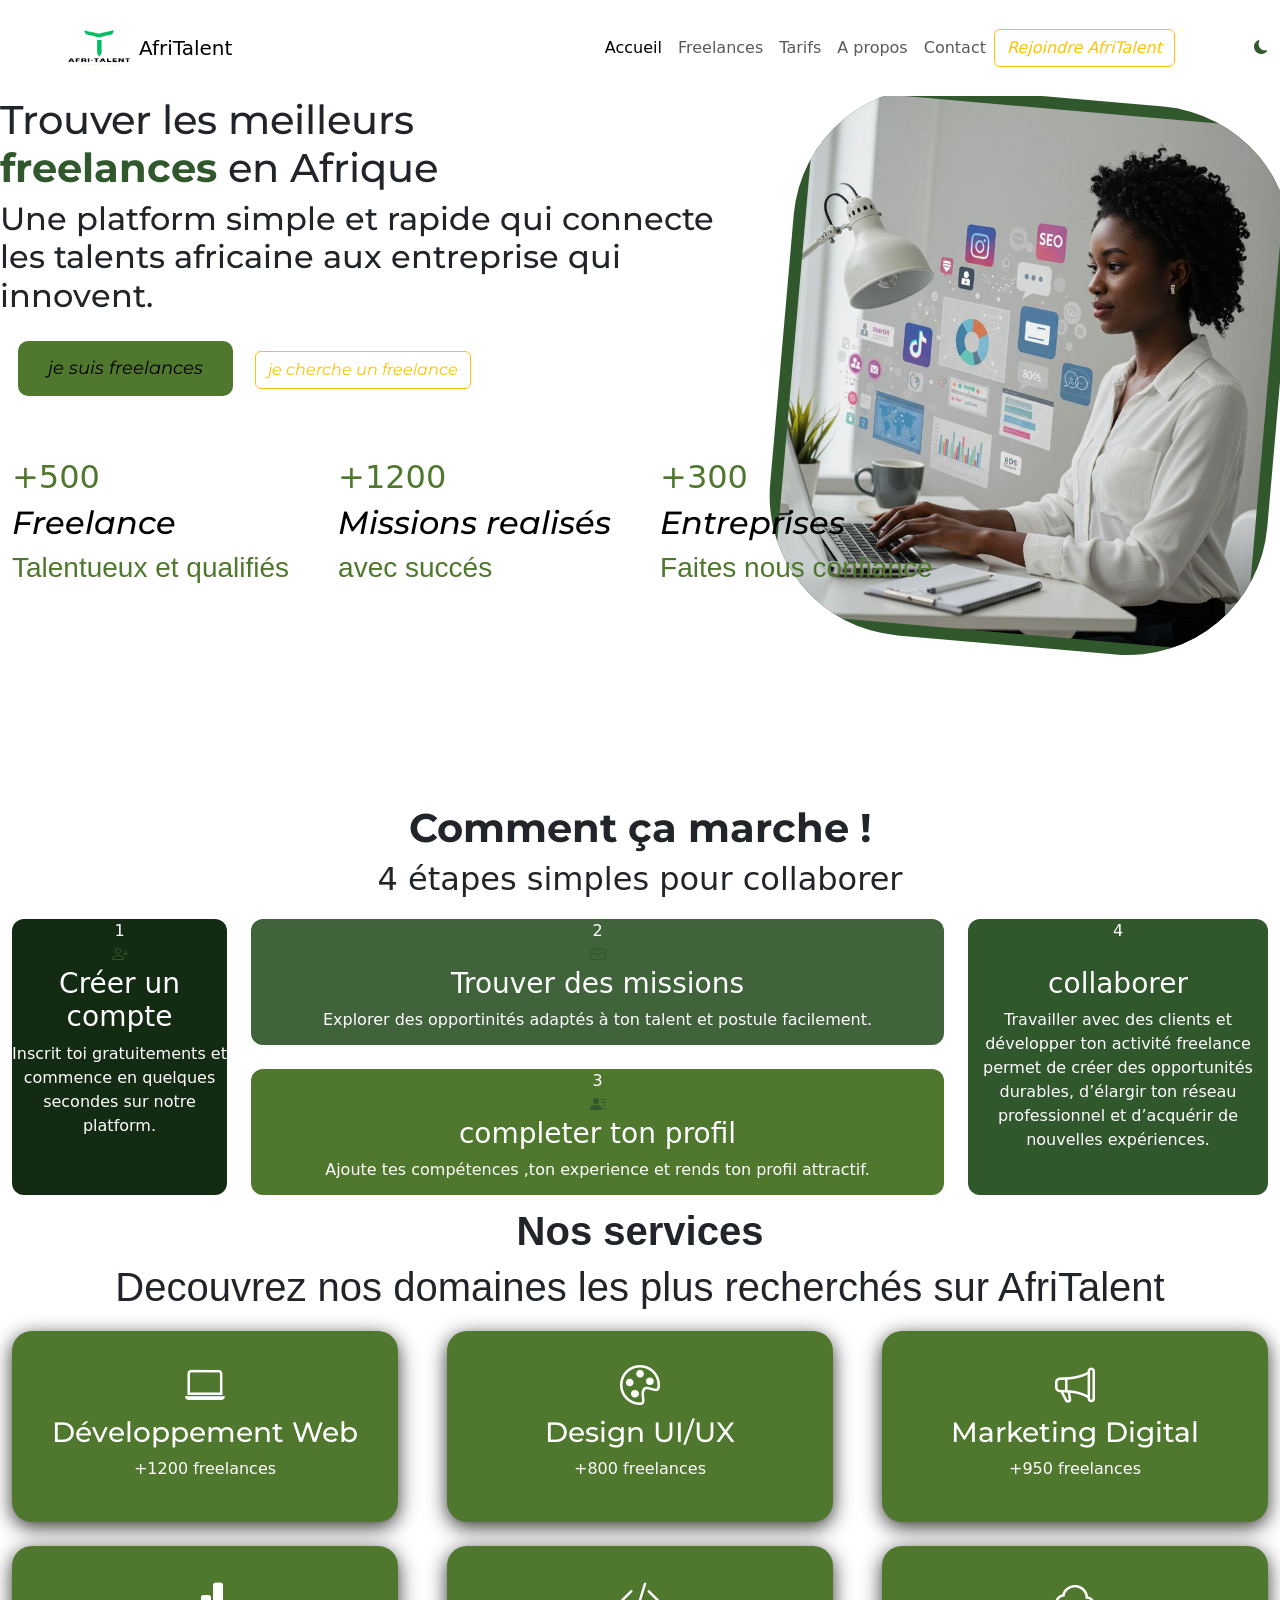
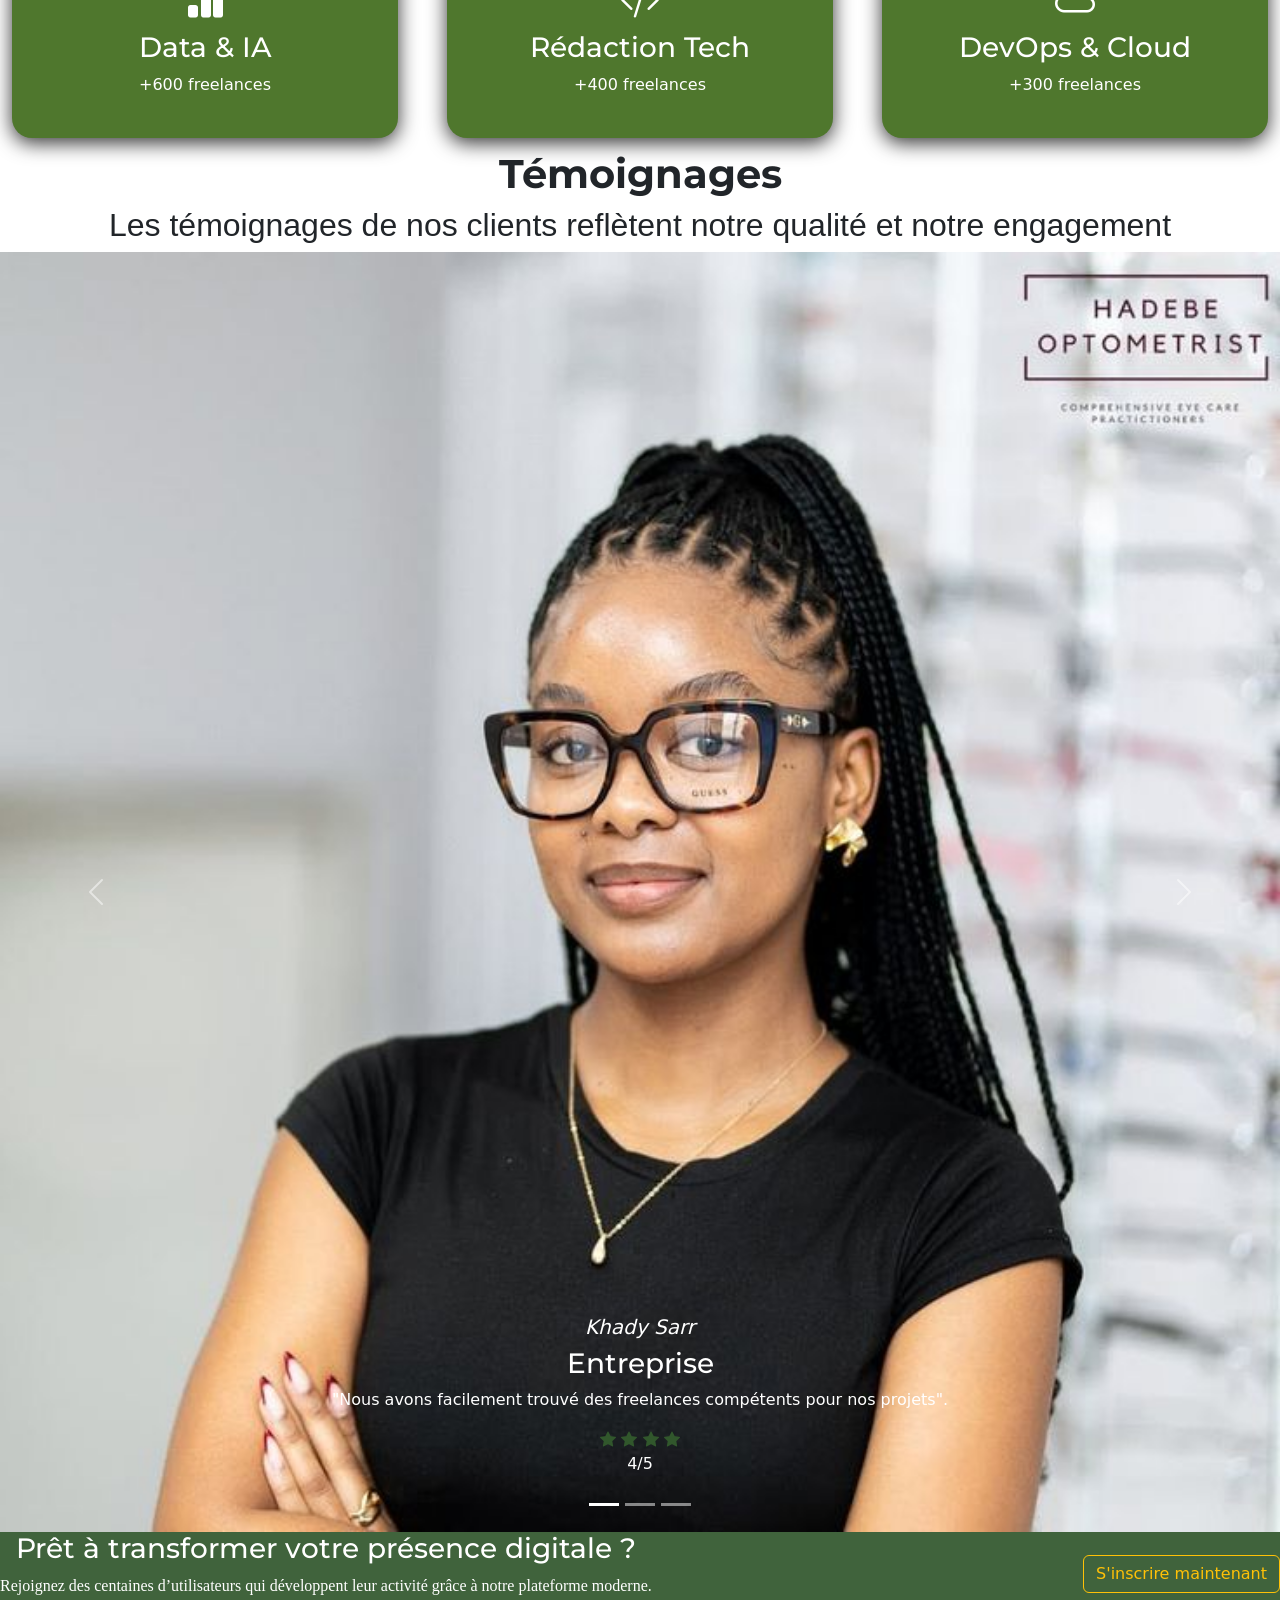
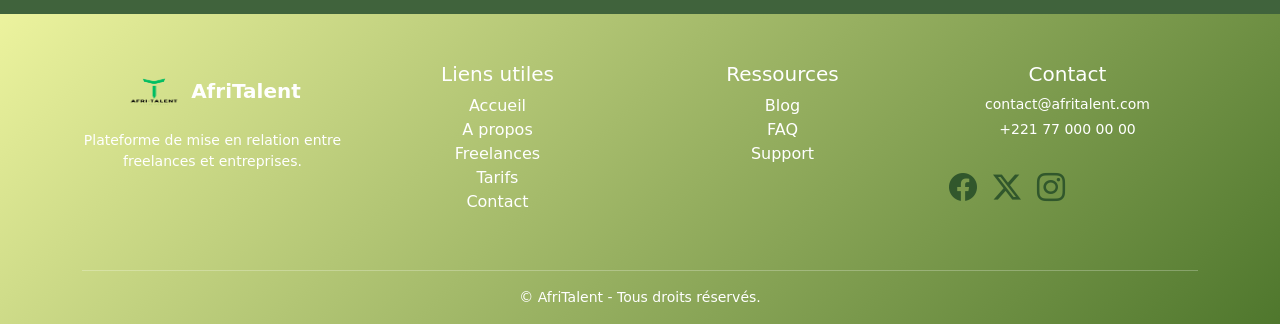
<file: index.html>
<!DOCTYPE html>
<html>
<head>
  <meta charset="UTF-8">
  <meta name="viewport" content="width=device-width, initial-scale=1.0">
  <title>Acceuil</title>
  <link rel="stylesheet" href="css/Style.css">
  <link rel="stylesheet" href="https://cdn.jsdelivr.net/npm/bootstrap@5.3.8/dist/css/bootstrap.min.css">
  <link rel="stylesheet" href="https://cdn.jsdelivr.net/npm/bootstrap-icons@1.11.0/font/bootstrap-icons.css">
  <link rel="stylesheet" href="https://cdnjs.cloudflare.com/ajax/libs/font-awesome/6.5.0/css/all.min.css">
</head>
<body>
  <!-- nav bar -->
  <nav class="navbar navbar-expand-lg navbar-white bg-white" >
    <div class="container">
      <img src="images/LOGO1.PNG" alt="" width="80px">
      <a class="navbar-brand" href="index.html">AfriTalent</a>
      <button class="navbar-toggler" type="button" data-bs-toggle="collapse" data-bs-target="#navMenu"
        aria-controls="navMenu" aria-expanded="false" aria-label="Toggle navigation">
        <span class="navbar-toggler-icon"></span>
      </button>
      <div class="collapse navbar-collapse" id="navMenu">
        <ul class="navbar-nav ms-auto">
          <li class="nav-item"><a class="nav-link active" href="index.html">Accueil</a></li>
          <li class="nav-item"><a class="nav-link" href="freelances.html">Freelances</a></li>
          <li class="nav-item"><a class="nav-link" href="Tarifs.html">Tarifs</a></li>
          <li class="nav-item"><a class="nav-link" href="About.html">A
              propos</a></li>
              <li class="nav-item"><a class="nav-link" href="contacts.html">Contact</a></li>
        </ul>
        <a href="contacts.html" class="btn btn-outline-warning"> <i>Rejoindre AfriTalent</i></a>
      </div>
    </div>
    <button id="themeToggle" class="btn btn-sm theme-btn ms-2">
    <i class="bi bi-moon-fill"></i>
</button>
  </nav>
  <!-- section hero -->
  <section class="hero fade-section">
    <div class="hero1">
      <div class="text">
        <h1>Trouver les meilleurs <br><strong class="color">freelances</strong> en Afrique</h1>
        <h2 class="paragraph">Une platform simple et rapide qui connecte <br>les talents africaine aux entreprise qui
          innovent.</h2>
        <a href="freelances.html" class="btn1"><i>je suis freelances</i></a>
        <a href="freelances.html" class="btn btn-outline-warning"> <i>je cherche un freelance</i></a>
      </div>
      <div class="heroimage">
        <img src="images/debut index.jpg" alt="" class="imagesdebut">
      </div>
    </div>
    <div class="enrangement">
      <div class="enrangementun">
        <h2>+<span class="counter" data-target="500">0</span></h2>
        <h2><i>Freelance</i></h2>
        <h3>Talentueux et qualifiés</h3>
      </div>
      <div class="enrangementun">
         <h2>+<span class="counter" data-target="1200">0</span></h2>
        <h2><i>Missions realisés</i></h2>
        <h3>avec succés</h3>
      </div>
      <div class="enrangementun">
           <h2>+<span class="counter" data-target="300">0</span></h2>
        <h2><i>Entreprises</i></h2>
        <h3>Faites nous confiance</h3>
      </div>
    </div>
  </section>
  <!-- section comments ça marche -->
  <section class="section2 fade-section">
    <div class="textcentre">
      <h1> <b> Comment ça marche !</b></h1>
      <h2>4 étapes simples pour collaborer</h2>
    </div>
    <div class="container1">
      <div class="deco1 ">
        <span>1</span> <br>
        <i class="bi bi-person-plus"></i>
        <h3>Créer un compte</h3>
        <p> Inscrit toi gratuitements et commence en quelques secondes sur notre platform.</p>
      </div>
      <div class="deco2">
        <span>2</span><br>
        <i class="bi bi-briefcase"></i>
        <h3>Trouver des missions </h3>
        <p> Explorer des opportinités adaptés à ton talent et postule facilement.</p>
      </div>
      <div class="deco3 ">
        <span>3</span><br>
        <i class="bi bi-person-lines-fill"></i>
        <h3>completer ton profil</h3>
        <p> Ajoute tes compétences ,ton experience et rends ton profil attractif.</p>
      </div>
      <div class="deco4">
        <span>4</span> <br>
        <i class="bi bi-people"></i>
        <h3>collaborer</h3>
        <p>Travailler avec des clients et développer ton activité freelance permet de créer des opportunités durables,
          d’élargir ton réseau professionnel et d’acquérir de nouvelles expériences.
      </div>
    </div>
  </section>
  <!-- section categories de services -->
  <section class="nosservices fade-section">
    <h1><b>Nos services</b></h1>
    <h1>Decouvrez nos domaines les plus recherchés sur AfriTalent</h1>
    <div class="categories">
      <div class="hover">
        <i class="bi bi-laptop"></i>
        <h3>Développement Web</h3>
        <p>+1200 freelances</p>
      </div>
      <div class="hover">
        <i class="bi bi-palette"></i>
        <h3>Design UI/UX</h3>
        <p>+800 freelances</p>
      </div>
      <div class="hover">
        <i class="bi bi-megaphone"></i>
        <h3>Marketing Digital</h3>
        <p>+950 freelances</p>
      </div>
    </div>
    <div class="categories1">
      <div class="hover">
        <i class="bi bi-bar-chart-fill"></i>
        <h3>Data & IA</h3>
        <p>+600 freelances</p>
      </div>
      <div class="hover">
        <i class="bi bi-code-slash"></i>
        <h3>Rédaction Tech</h3>
        <p>+400 freelances</p>
      </div>
      <div class="hover">
        <i class="bi bi-cloud"></i>
        <h3>DevOps & Cloud</h3>
        <p>+300 freelances</p>
      </div>
    </div>
    <!-- section temoignages  -->
    <div class="montemoin fade-section">
      <h1><b>Témoignages </b></h1>
      <h2>Les témoignages de nos clients reflètent notre qualité et notre engagement
      </h2>
    </div>
    <div id="carouselExampleCaptions" class="carousel slide">
      <div class="carousel-indicators">
        <button type="button" data-bs-target="#carouselExampleCaptions" data-bs-slide-to="0" class="active"
          aria-current="true" aria-label="Slide 1"></button>
        <button type="button" data-bs-target="#carouselExampleCaptions" data-bs-slide-to="1"
          aria-label="Slide 2"></button>
        <button type="button" data-bs-target="#carouselExampleCaptions" data-bs-slide-to="2"
          aria-label="Slide 3"></button>
      </div>
      <div class="carousel-inner">
        <div class="carousel-item active">
          <img src="images/temoin1.jpg" class="d-block w-100" alt="...">
          <div class="carousel-caption d-none d-md-block">
            <h5><i>Khady Sarr</i></h5>
            <h3>Entreprise</h3>
            <p class="pcarrousel">"Nous avons facilement trouvé des freelances compétents pour nos projets".</p>
            <i class="bi bi-star-fill"></i>
            <i class="bi bi-star-fill"></i>
            <i class="bi bi-star-fill"></i>
            <i class="bi bi-star-fill"></i>
            <p>4/5</p>
          </div>
        </div>
        <div class="carousel-item">
          <img src="images/temoin2.jpg" class="d-block w-100" alt="...">
          <div class="carousel-caption d-none d-md-block">
            <h5><i>David Lee</i></h5>
            <h3>Freelance</h3>
            <p class="pcarrousel">"Très bonne expérience, le support est rapide et efficace."</p>
            <i class="bi bi-star-fill"></i>
            <i class="bi bi-star-fill"></i>
            <i class="bi bi-star-fill"></i>
            <i class="bi bi-star-fill"></i>
            <i class="bi bi-star-fill"></i>
            <p>5/5</p>
          </div>
        </div>
        <div class="carousel-item">
          <img src="images/temoin3.jpg" class="d-block w-100" alt="..." class="imagecarrousel">
          <div class="carousel-caption d-none d-md-block">
            <h5><i>Fatou Guaye</i></h5>
            <h3>Freelance</h3>
            <p class="pcarrousel">"La plateforme est incroyable, j’ai trouvé des missions très rapidement."</p>
            <i class="bi bi-star-fill"></i>
            <i class="bi bi-star-fill"></i>
            <i class="bi bi-star-fill"></i>
            <i class="bi bi-star-fill"></i>
            <i class="bi bi-star-fill"></i>
            <p>5/5</p>
          </div>
        </div>
      </div>
      <button class="carousel-control-prev" type="button" data-bs-target="#carouselExampleCaptions"
        data-bs-slide="prev">
        <span class="carousel-control-prev-icon" aria-hidden="true"></span>
        <span class="visually-hidden">Previous</span>
      </button>
      <button class="carousel-control-next" type="button" data-bs-target="#carouselExampleCaptions"
        data-bs-slide="next">
        <span class="carousel-control-next-icon" aria-hidden="true"></span>
        <span class="visually-hidden">Next</span>
      </button>
    </div>
    <!-- section appel a action -->
    <section class="appel fade-section">
      <div>
        <h3>Prêt à transformer votre présence digitale ?</h3>
        <p>
          Rejoignez des centaines d’utilisateurs qui développent
          leur activité grâce à notre plateforme moderne.
        </p>
      </div>
      <div>
        <a href="contacts.html" class="btn btn-outline-warning">S'inscrire maintenant </a>
      </div>
    </section>
    <!-- footer  -->
    <footer class="footer-afri pt-5 pb-3 fade-section">
      <div class="container">
        <div class="row">
          <!-- AfriTalent -->
          <div class="col-md-3 mb-4">
            <h5 class="fw-bold">
              <img src="images/LOGO1.PNG" alt="" width="60px">
              AfriTalent
            </h5>
            <p class="small">
              Plateforme de mise en relation entre freelances et entreprises.
            </p>
          </div>
          <!-- Liens utiles -->
          <div class="col-md-3 mb-4">
            <h5>Liens utiles</h5>
            <ul class="list-unstyled">
              <li><a href="index.html" class="text-white text-decoration-none">Accueil</a></li>
              <li><a href="About.html" class="text-white text-decoration-none">A propos</a></li>
              <li><a href="freelances.html" class="text-white text-decoration-none">Freelances</a></li>
              <li><a href="Tarifs.html" class="text-white text-decoration-none">Tarifs</a></li>
              <li><a href="contacts.html" class="text-white text-decoration-none">Contact</a></li>
            </ul>
          </div>

          <!-- Ressources -->
          <div class="col-md-3 mb-4">
            <h5>Ressources</h5>
            <ul class="list-unstyled">
              <li><a href="#" class="text-white text-decoration-none">Blog</a></li>
              <li><a href="#" class="text-white text-decoration-none">FAQ</a></li>
              <li><a href="#" class="text-white text-decoration-none">Support</a></li>
            </ul>
          </div>

          <!-- Contact -->
          <div class="col-md-3 mb-4">
            <h5>Contact</h5>
            <p class="small mb-1">contact@afritalent.com</p>
            <p class="small">+221 77 000 00 00</p>
            <div class="d-flex gap-3 fs-3">
              <a href="https://facebook.com"><i class="bi bi-facebook"></i></a>
              <a href="https://twitter.com"> <i class="bi bi-twitter-x"></i></a>
              <a href="https://instagram.com"><i class="bi bi-instagram"></i></a>
            </div>
          </div>
        </div>
        <hr>
        <!-- Copyright -->
        <div class="text-center small">
          © <span id="year"></span> AfriTalent - Tous droits réservés.
        </div>
      </div>
    </footer>
<button id="topBtn">↑</button>
    <script src="https://cdn.jsdelivr.net/npm/bootstrap@5.3.8/dist/js/bootstrap.bundle.min.js"></script>
    <script src="js/main.js"></script>  
</body>
</html>
</file>
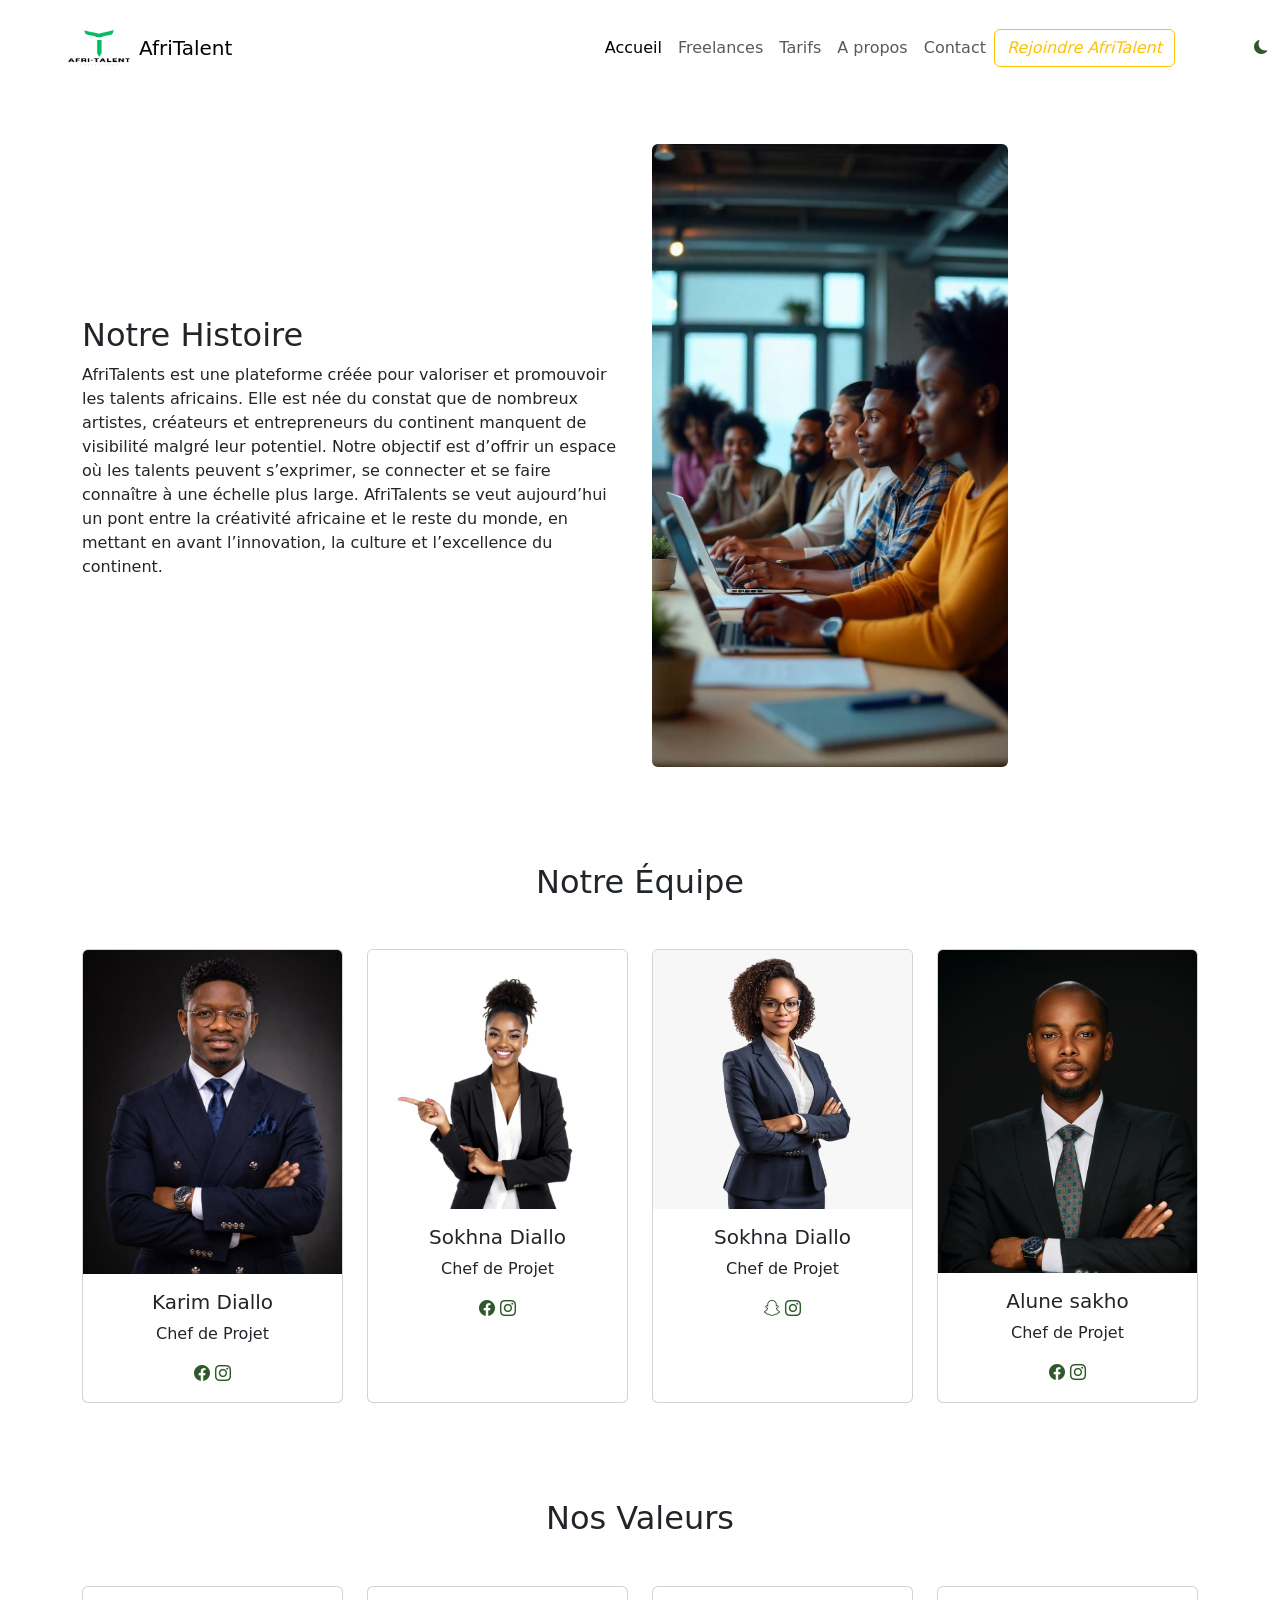
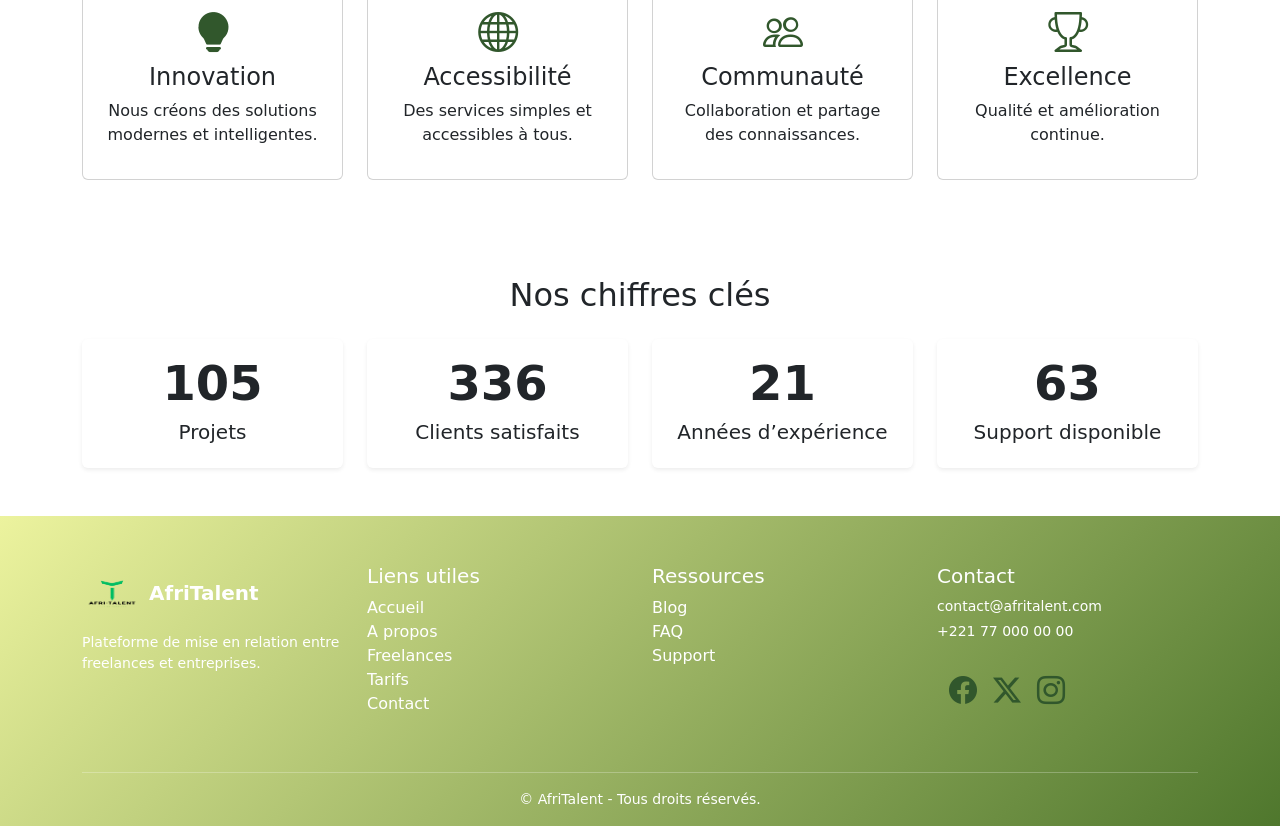
<file: About.html>
<!DOCTYPE html>
<html lang="en">

<head>
  <meta charset="UTF-8">
  <meta name="viewport" content="width=device-width, initial-scale=1.0">
  <title>Acceuil</title>
  <link rel="stylesheet" href="css/Style.css">
  <link rel="stylesheet" href="https://cdn.jsdelivr.net/npm/bootstrap@5.3.8/dist/css/bootstrap.min.css">
  <link rel="stylesheet" href="https://cdn.jsdelivr.net/npm/bootstrap-icons@1.11.0/font/bootstrap-icons.css">
</head>
<div>
  <nav class="navbar navbar-expand-lg navbar-white bg-white" >
    <div class="container">
      <img src="images/LOGO1.PNG" alt="" width="80px" >
      <a class="navbar-brand" href="index.html">AfriTalent</a>
      <button class="navbar-toggler" type="button" data-bs-toggle="collapse" data-bs-target="#navMenu"
        aria-controls="navMenu" aria-expanded="false" aria-label="Toggle navigation">
        <span class="navbar-toggler-icon"></span>
      </button>
      <div class="collapse navbar-collapse" id="navMenu">
        <ul class="navbar-nav ms-auto">
          <li class="nav-item"><a class="nav-link active" href="index.html">Accueil</a></li>
          <li class="nav-item"><a class="nav-link" href="freelances.html">Freelances</a></li>
          <li class="nav-item"><a class="nav-link" href="Tarifs.html">Tarifs</a></li>
          <li class="nav-item"><a class="nav-link" href="About.html">A
              propos</a></li>
          <li class="nav-item"><a class="nav-link" href="contacts.html">Contact</a></li>
        </ul>
        <a href="contacts.html" class="btn btn-outline-warning"> <i>Rejoindre AfriTalent</i></a>
      </div>
    </div>
    <button id="themeToggle" class="btn btn-sm theme-btn ms-2">
    <i class="bi bi-moon-fill"></i>
</button>
  </nav>
  <!-- Notre histoire -->
   <section class="fade-section">
  <div class="container py-5" >
  <div class="row align-items-center">
    <div class="col-md-6">
      <h2>Notre Histoire</h2>
      <p>
         AfriTalents est une plateforme créée pour valoriser et promouvoir les talents
      africains. Elle est née du constat que de nombreux artistes, créateurs et entrepreneurs du continent manquent de
      visibilité malgré leur potentiel.

      Notre objectif est d’offrir un espace où les talents peuvent s’exprimer, se connecter et se faire connaître à une
      échelle plus large.
      AfriTalents se veut aujourd’hui un pont entre la créativité africaine et le reste du monde, en mettant en avant
      l’innovation, la culture et l’excellence du continent.
      </p>
    </div>
    <div class="col-md-4">
      <img src="images/histoireimages.jpg" class="img-fluid rounded" alt="">
    </div>
  </div>
</div>
</section>
  <!-- l'equipe -->
  <section class="container py-5 fade-section fade-section">
  <h2 class="text-center mb-5">Notre Équipe</h2>
  <div class="row g-4">
    <div class="col-md-6 col-lg-3">
      <div class="card h-100 text-center">
        <img src="images/about1.jpg" class="card-img-top" alt="">
        <div class="card-body">
          <h5>Karim Diallo</h5>
          <p>Chef de Projet</p>

          <a href="https://www.facebook.com/Alune "><i class="bi bi-facebook"></i></a>
          <a href="https://www.instagram.com/Alune"><i class="bi bi-instagram"></i></a>
        </div>
      </div>
    </div>
    <div class="col-md-6 col-lg-3">
      <div class="card h-100 text-center">
        <img src="images/about4.jpg" class="card-img-top" alt="">
        <div class="card-body">
          <h5>Sokhna Diallo</h5>
          <p>Chef de Projet</p>
          <a href="https://www.facebook.com/Sokhna "><i class="bi bi-facebook"></i></a>
          <a href="https://www.instagram.com/Sokhna"><i class="bi bi-instagram"></i></a>
        </div>
      </div>
    </div>
     <div class="col-md-6 col-lg-3">
      <div class="card h-100 text-center">
        <img src="images/aout3.jpg" class="card-img-top" alt="">
        <div class="card-body">
          <h5>Sokhna Diallo</h5>
          <p>Chef de Projet</p>
          <a href="https://www.snapchat.com/add/Fatou "><i class="bi bi-snapchat"></i></a>
          <a href="https://www.tiktok.com/Fatou "><i class="bi bi-instagram"></i></a>
        </div>
      </div>
    </div>
     <div class="col-md-6 col-lg-3">
      <div class="card h-100 text-center">
        <img src="images/about2.jpg" class="card-img-top" alt="">
        <div class="card-body">
          <h5>Alune sakho</h5>
          <p>Chef de Projet</p>
          <a href="https://www.facebook.com/Alune "><i class="bi bi-facebook"></i></a>
          <a href="https://www.instagram.com/Alune  "><i class="bi bi-instagram"></i></a>
        </div>
      </div>
    </div>
  </div>
</section>
<!-- nos valeurs -->
 <section class="container py-5 fade-section">
  <h2 class="text-center mb-5">Nos Valeurs</h2>
  <div class="row g-4">
    <div class="col-md-6 col-lg-3">
      <div class="card text-center h-100 p-3">
        <i class="bi bi-lightbulb-fill fs-1"></i>
        <h4>Innovation</h4>
        <p>Nous créons des solutions modernes et intelligentes.</p>
      </div>
    </div>
    <div class="col-md-6 col-lg-3">
      <div class="card text-center h-100 p-3">
        <i class="bi bi-globe fs-1"></i>
        <h4>Accessibilité</h4>
        <p>Des services simples et accessibles à tous.</p>
      </div>
    </div>
    <div class="col-md-6 col-lg-3">
      <div class="card text-center h-100 p-3">
        <i class="bi bi-people fs-1"></i>
        <h4>Communauté</h4>
        <p>Collaboration et partage des connaissances.</p>
      </div>
    </div>
    <div class="col-md-6 col-lg-3">
      <div class="card text-center h-100 p-3">
        <i class="bi bi-trophy fs-1"></i>
        <h4>Excellence</h4>
        <p>Qualité et amélioration continue.</p>
      </div>
    </div>
  </div>
</section>
  <!-- Chiffres clés -->
<section class="container py-5 text-center fade-section">
  <h2 class="mb-4">Nos chiffres clés</h2>
  <div class="row g-4">
    <div class="col-md-6 col-lg-3">
      <div class="p-3 shadow-sm rounded">
       <span class="display-5 fw-bold counter" data-target="500">0</span>
        <h5 class="mt-2">Projets</h5>
      </div>
    </div>
    <div class="col-md-6 col-lg-3">
      <div class="p-3 shadow-sm rounded">
       <span class="display-5 fw-bold counter" data-target="1550">0</span>
        <h5 class="mt-2">Clients satisfaits</h5>
      </div>
    </div>
    <div class="col-md-6 col-lg-3">
      <div class="p-3 shadow-sm rounded">
        <span class="display-5 fw-bold counter" data-target="30">0</span>
        <h5 class="mt-2">Années d’expérience</h5>
      </div>
    </div>
    <div class="col-md-6 col-lg-3">
      <div class="p-3 shadow-sm rounded">
        <span class="display-5 fw-bold counter" data-target="250">0</span>
        <h5 class="mt-2">Support disponible</h5>
      </div>
    </div>
  </div>
</section>
  <!-- footer  -->
  <footer class="footer-afri pt-5 pb-3 fade-section">
    <div class="container">
      <div class="row">
        <!-- AfriTalent -->
        <div class="col-md-3 mb-4">
          <h5 class="fw-bold">
            <img src="images/LOGO1.PNG" alt="" width="60px">
            AfriTalent
          </h5>
          <p class="small">
            Plateforme de mise en relation entre freelances et entreprises.
          </p>
        </div>
        <!-- Liens utiles -->
        <div class="col-md-3 mb-4">
          <h5>Liens utiles</h5>
          <ul class="list-unstyled">
            <li><a href="index.html" class="text-white text-decoration-none">Accueil</a></li>
            <li><a href="About.html" class="text-white text-decoration-none">A propos</a></li>
            <li><a href="freelances.html" class="text-white text-decoration-none">Freelances</a></li>
            <li><a href="Tarifs.html" class="text-white text-decoration-none">Tarifs</a></li>
            <li><a href="contacts.html" class="text-white text-decoration-none">Contact</a></li>
          </ul>
        </div>
        <!-- Ressources -->
        <div class="col-md-3 mb-4">
          <h5>Ressources</h5>
          <ul class="list-unstyled">
            <li><a href="#" class="text-white text-decoration-none">Blog</a></li>
            <li><a href="#" class="text-white text-decoration-none">FAQ</a></li>
            <li><a href="#" class="text-white text-decoration-none">Support</a></li>
          </ul>
        </div>
        <!-- Contact -->
        <div class="col-md-3 mb-4">
          <h5>Contact</h5>
          <p class="small mb-1">contact@afritalent.com</p>
          <p class="small">+221 77 000 00 00</p>
          <div class="d-flex gap-3 fs-3">
            <a href="https://facebook.com"><i class="bi bi-facebook"></i></a>
            <a href="https://twitter.com"> <i class="bi bi-twitter-x"></i></a>
            <a href="https://instagram.com"><i class="bi bi-instagram"></i></a>
          </div>
        </div>
      </div>
      <hr>
      <!-- Copyright -->
      <div class="text-center small">
        © <span id="year"></span> AfriTalent - Tous droits réservés.
      </div>
    </div>
  </footer>
<button id="topBtn">↑</button>
  <script src="https://cdn.jsdelivr.net/npm/bootstrap@5.3.8/dist/js/bootstrap.bundle.min.js"></script>
  <script src="js/main.js"></script>
  </body>

</html>
</file>
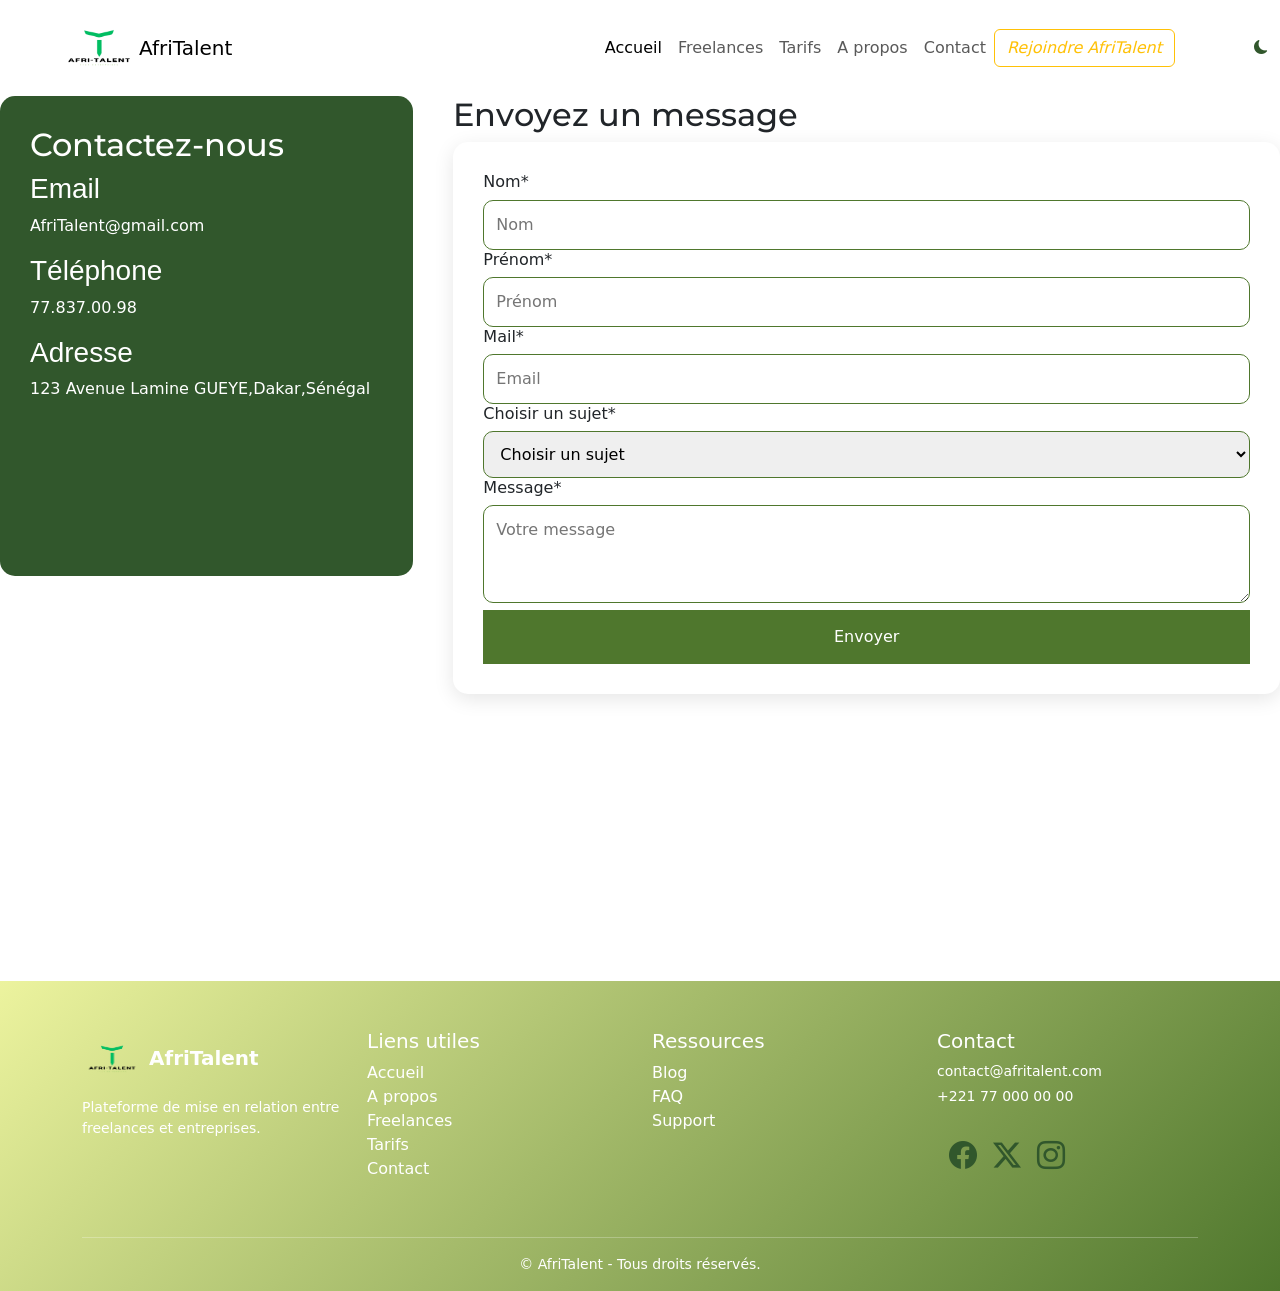
<file: contacts.html>
<!DOCTYPE html>
<html>
<head>
    <meta charset="UTF-8">
    <meta name="viewport" content="width=device-width, initial-scale=1.0">
    <title>Acceuil</title>
    <link rel="stylesheet" href="css/Style.css">
    <link rel="stylesheet" href="https://cdn.jsdelivr.net/npm/bootstrap@5.3.8/dist/css/bootstrap.min.css">
    <link rel="stylesheet" href="https://cdn.jsdelivr.net/npm/bootstrap-icons@1.11.0/font/bootstrap-icons.css">
    <link rel="stylesheet" href="https://cdnjs.cloudflare.com/ajax/libs/font-awesome/6.5.0/css/all.min.css">
</head>
<body>
  <!-- nav bar -->
  <nav class="navbar navbar-expand-lg navbar-white bg-white" position="fixed"> 
<div class="container"> 
   <img src="images/LOGO1.PNG" alt="" width="80px">
<a class="navbar-brand" href="index.html">AfriTalent</a> 
<button class="navbar-toggler" type="button" 
data-bs-toggle="collapse" 
data-bs-target="#navMenu" 
aria-controls="navMenu" 
aria-expanded="false" 
aria-label="Toggle navigation"> 
<span class="navbar-toggler-icon"></span> 
</button> 
<div class="collapse navbar-collapse" id="navMenu"> 
<ul class="navbar-nav ms-auto"> 
<li class="nav-item"><a class="nav-link active" 
href="index.html">Accueil</a></li> 
<li class="nav-item"><a class="nav-link" 
href="freelances.html">Freelances</a></li> 
<li class="nav-item"><a class="nav-link" 
href="Tarifs.html">Tarifs</a></li> 
<li class="nav-item"><a class="nav-link" href="About.html">A 
propos</a></li> 
<li class="nav-item"><a class="nav-link" 
href="contacts.html">Contact</a></li> 
</ul> 
<a href="contacts.html" class="btn btn-outline-warning" > <i>Rejoindre AfriTalent</i></a>
</div> 
</div> 
 <button id="themeToggle" class="btn btn-sm theme-btn ms-2">
    <i class="bi bi-moon-fill"></i>
</button>
</nav>
<!-- contact-->
 <section class="responsivecon">
 <div class="heri">
<section class="formgroup">
  <div class="container2">
    <div class="contactinfo">
      <h2>Contactez-nous</h2>
      <div class="infocard">
        <h3>Email</h3>
        <p>AfriTalent@gmail.com</p>
      </div>
      <div class="infocard">
        <h3>Téléphone</h3>
        <p>77.837.00.98</p>
      </div>
      <div class="infocard">
        <h3>Adresse</h3>
        <p>123 Avenue Lamine GUEYE,Dakar,Sénégal</p>
      </div>
    </div>
     <!-- formulaire -->
    <div class="contactform">
      <h2>Envoyez un message</h2>
      <form id="contactform">
        <div class="formgroup">
          <h6>Nom*</h6>
          <input type="text" id="nom" placeholder="Nom">
          <small class="error" id="nomerror"></small>
        </div>
        <div  class="formgroup">
          <h6>Prénom*</h6>
          <input type="text" id="prenom" placeholder="Prénom">
          <small class="error" id="prenomerror"></small>
        </div>
        <div  class="formgroup">
          <h6>Mail*</h6>
          <input type="text" id="email" placeholder="Email">
          <small class="error" id="emailerror"></small>
        </div>
        <div  class="formgroup">
          <h6>Choisir un sujet*</h6>
         <select id="sujet" >
    <option value="">Choisir un sujet</option>
    <option>Freelances</option>
    <option>Entreprise</option>
    <option>Autres</option>
</select>
<small class="error" id="sujeterror"></small>
        </div>
        <div>
          <h6>Message*</h6>
          <textarea  id="message" rows="3" placeholder="Votre message"></textarea>
          <small class="error" id="messageerror"></small>
        </div>
        <button type="submit">
          Envoyer
        </button>
        <div id="successmessage"></div>
      </form>
      </section>
      <!-- carte -->
        </div>
      <div class="mapcontainer">
        <iframe
            src="https://www.google.com/maps?q=Dakar,Senegal&output=embed"
            allowfullscreen=""
            loading="lazy">

    </iframe>
    </div>
    </div>
</section>
<!-- footer -->
<footer class="footer-afri pt-5 pb-3">
  <div class="container">
    <div class="row">

      <!-- AfriTalent -->
      <div class="col-md-3 mb-4">
        <h5 class="fw-bold">
        <img src="images/LOGO1.PNG" alt="" width="60px">
          AfriTalent
        </h5>

        <p class="small">
          Plateforme de mise en relation entre freelances et entreprises.
        </p>
      </div>

      <!-- Liens utiles -->
      <div class="col-md-3 mb-4">
        <h5>Liens utiles</h5> 
        <ul class="list-unstyled">
          <li><a href="index.html" class="text-white text-decoration-none">Accueil</a></li>
          <li><a href="About.html" class="text-white text-decoration-none">A propos</a></li>
          <li><a href="freelances.html" class="text-white text-decoration-none">Freelances</a></li>
          <li><a href="Tarifs.html" class="text-white text-decoration-none">Tarifs</a></li>
          <li><a href="contacts.html" class="text-white text-decoration-none">Contact</a></li>
        </ul>
      </div>

      <!-- Ressources -->
      <div class="col-md-3 mb-4">
        <h5>Ressources</h5>
        <ul class="list-unstyled">
          <li><a href="#" class="text-white text-decoration-none">Blog</a></li>
          <li><a href="#" class="text-white text-decoration-none">FAQ</a></li>
          <li><a href="#" class="text-white text-decoration-none">Support</a></li>
        </ul>
      </div>

      <!-- Contact -->
      <div class="col-md-3 mb-4">
        <h5>Contact</h5>
        <p class="small mb-1">contact@afritalent.com</p>
        <p class="small">+221 77 000 00 00</p>
        <div class="d-flex gap-3 fs-3" >
          <a href="https://facebook.com"><i class="bi bi-facebook"></i></a>
         <a href="https://twitter.com"> <i class="bi bi-twitter-x"></i></a>
          <a href="https://instagram.com"><i class="bi bi-instagram"></i></a>
        </div>
      </div>
    </div>
    <hr>  
    <!-- Copyright -->
    <div class="text-center small">
      © <span id="year"></span> AfriTalent - Tous droits réservés.
    </div>
  </div>
</footer>
<button id="topBtn">↑</button>
  <script src="https://cdn.jsdelivr.net/npm/bootstrap@5.3.8/dist/js/bootstrap.bundle.min.js"></script> 
  <script src="js/main.js"></script> 
</body>
</html>
</file>
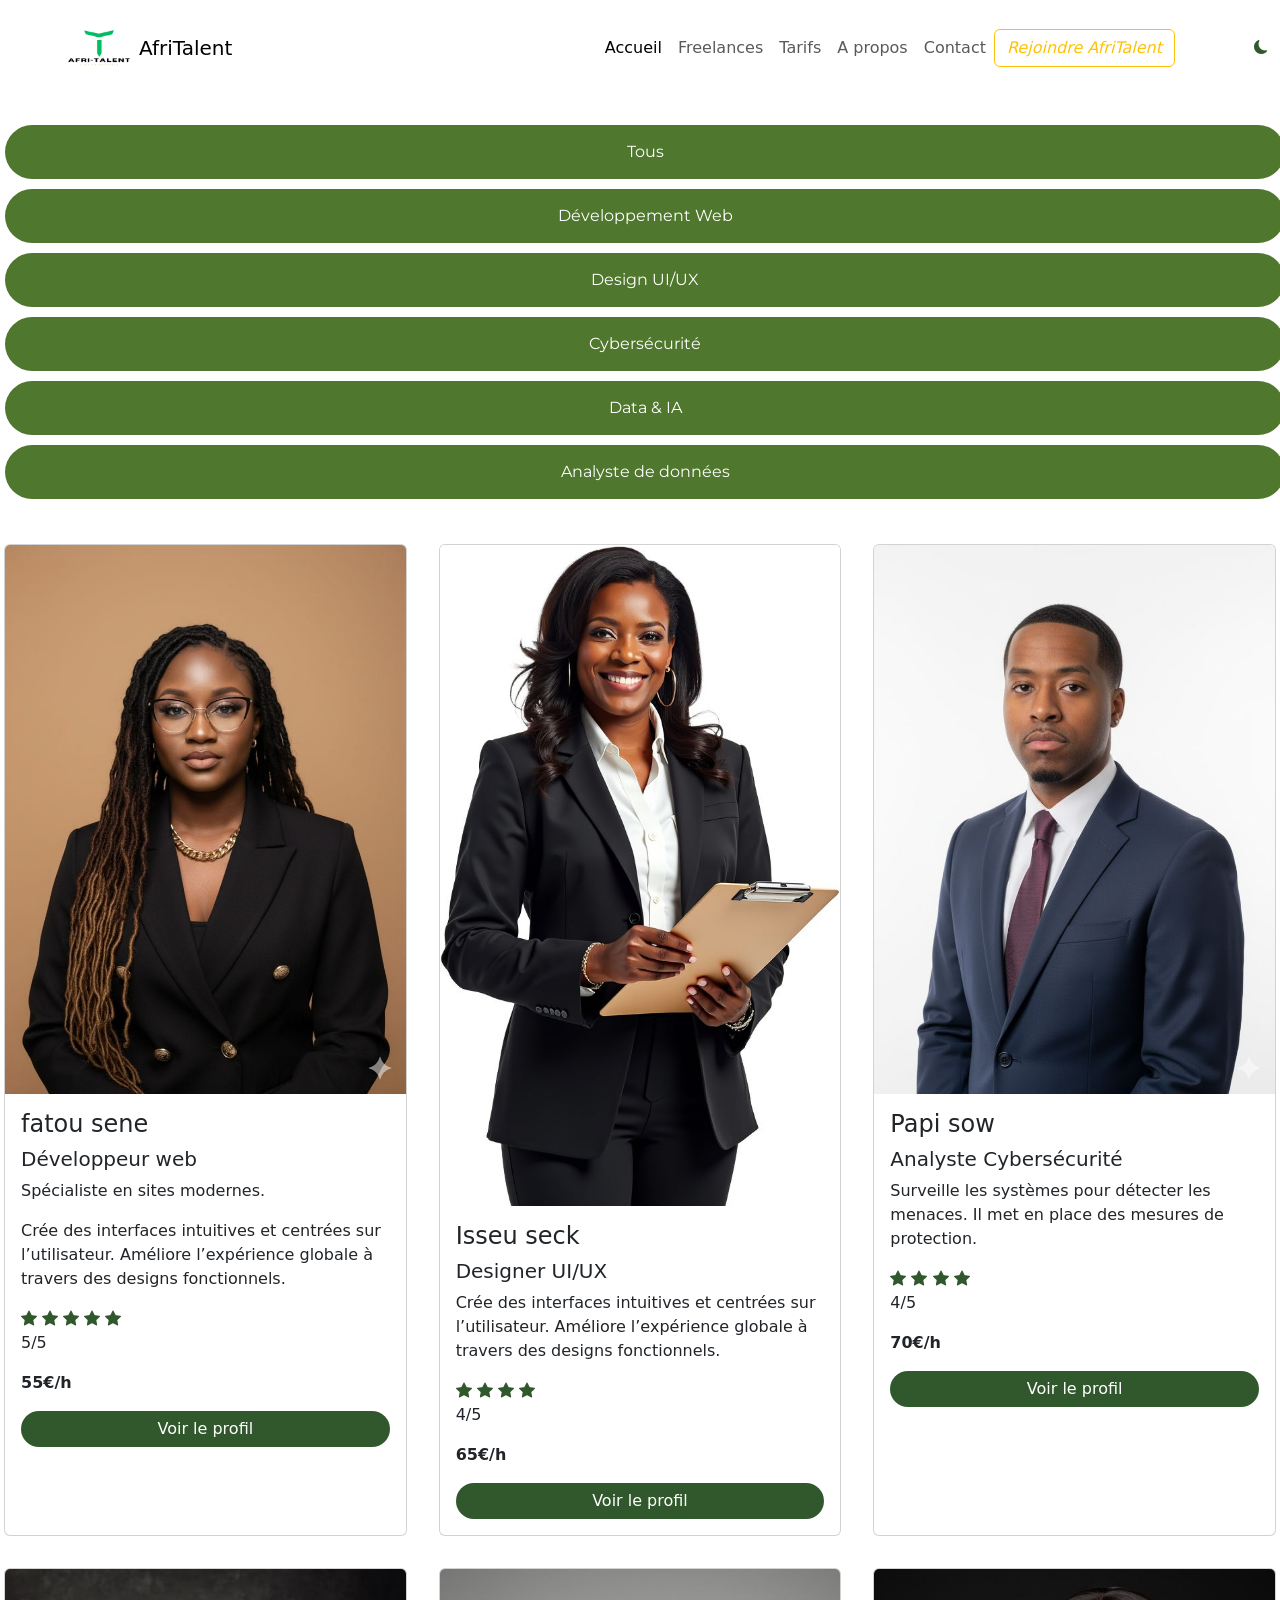
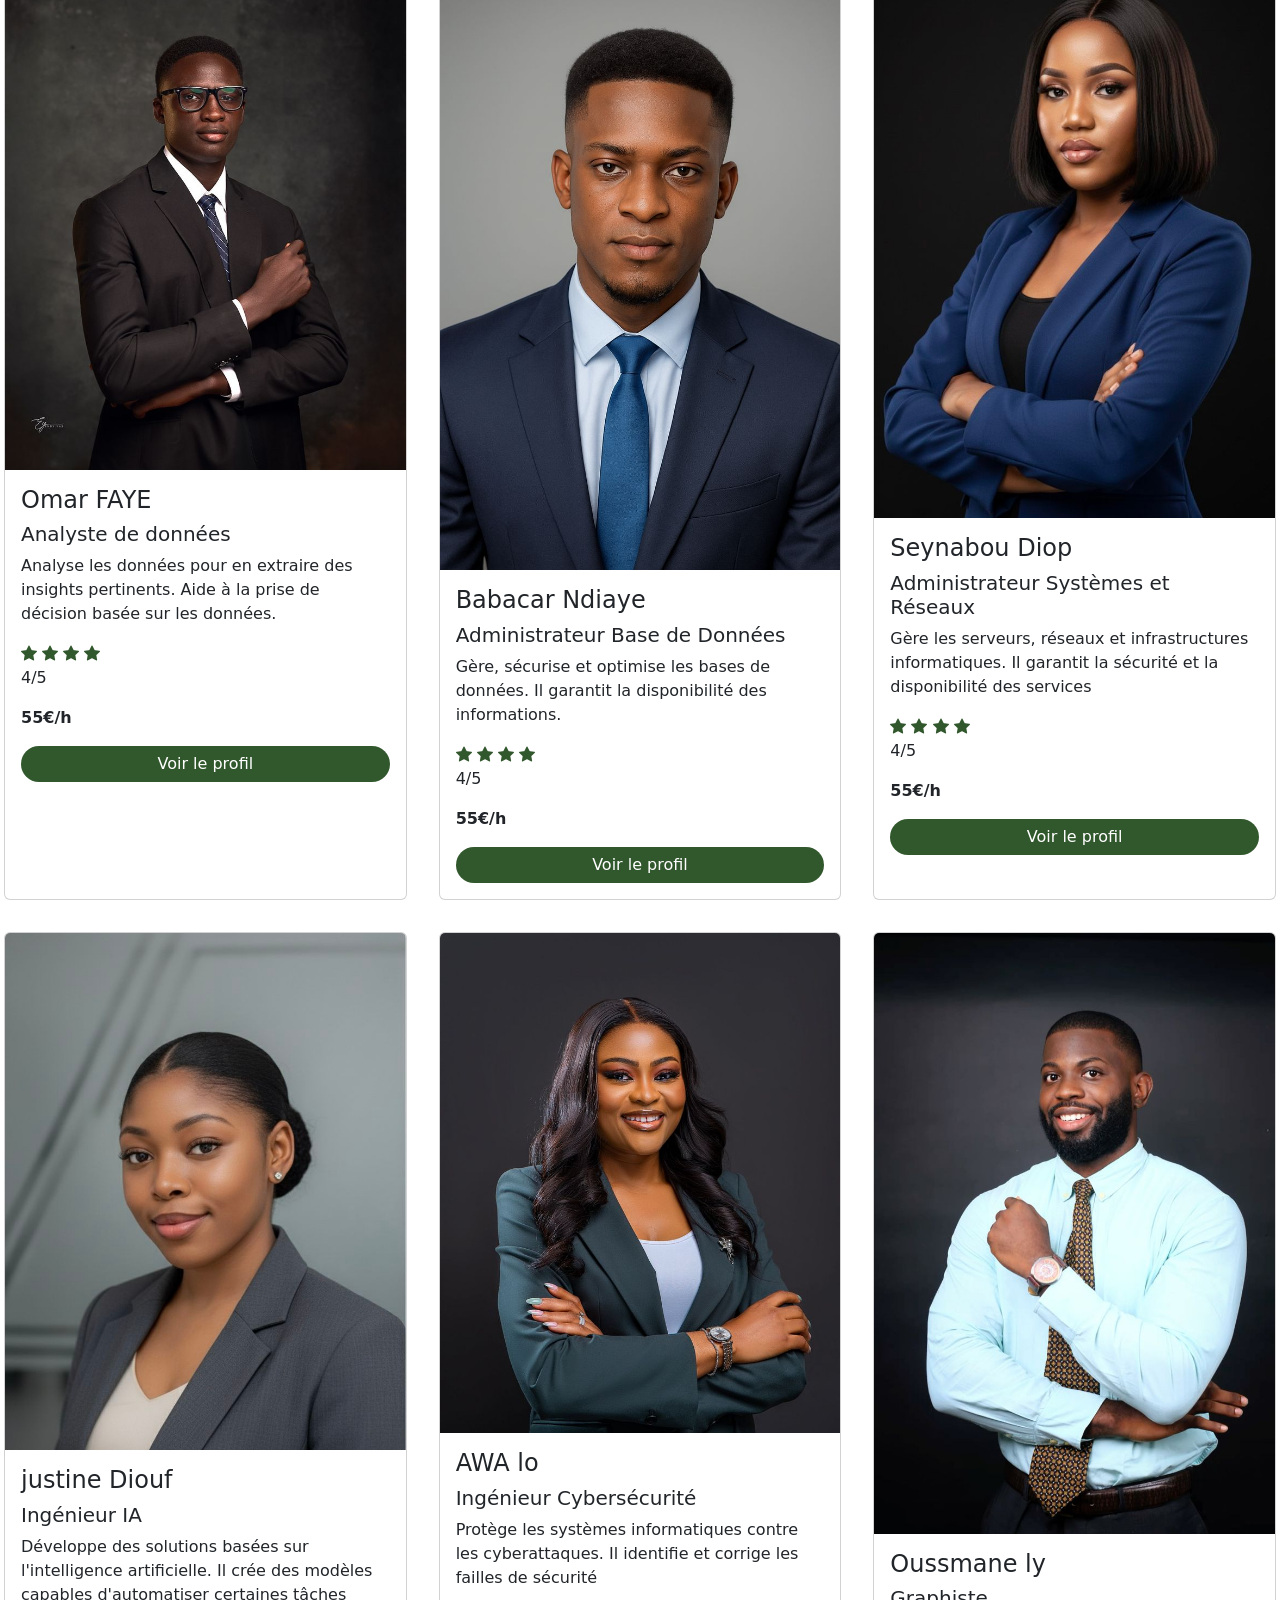
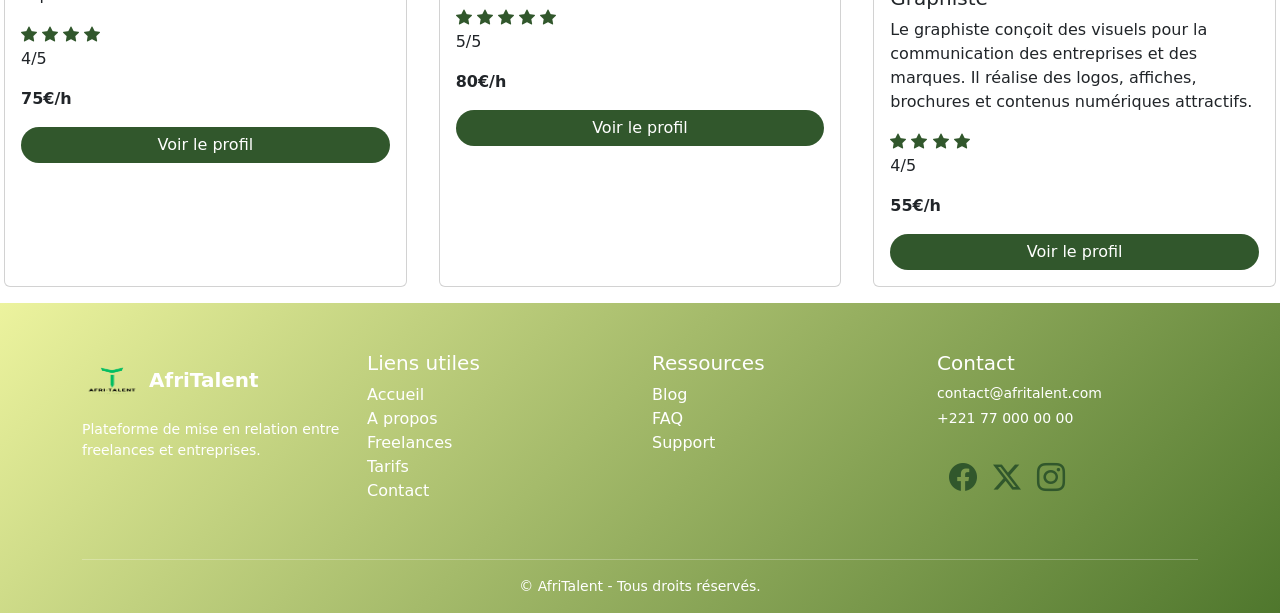
<file: freelances.html>
<!DOCTYPE html>
<html lang="en">
<head>
    <meta charset="UTF-8">
    <meta name="viewport" content="width=device-width, initial-scale=1.0">
    <title>Acceuil</title>
    <link rel="stylesheet" href="css/Style.css">
    <link rel="stylesheet" href="https://cdn.jsdelivr.net/npm/bootstrap@5.3.8/dist/css/bootstrap.min.css">
    <link rel="stylesheet" href="https://cdn.jsdelivr.net/npm/bootstrap-icons@1.11.0/font/bootstrap-icons.css">
</head>
<body>
    <!-- nav bar -->
 <nav class="navbar navbar-expand-lg navbar-white bg-white" position="fixed"> 
<div class="container"> 
   <img src="images/LOGO1.PNG" alt="" width="80px" >
<a class="navbar-brand" href="index.html">AfriTalent</a> 
<button class="navbar-toggler" type="button" 
data-bs-toggle="collapse" 
data-bs-target="#navMenu" 
aria-controls="navMenu" 
aria-expanded="false" 
aria-label="Toggle navigation"> 
<span class="navbar-toggler-icon"></span> 
</button> 
<div class="collapse navbar-collapse" id="navMenu"> 
<ul class="navbar-nav ms-auto"> 
<li class="nav-item"><a class="nav-link active" 
href="index.html">Accueil</a></li> 
<li class="nav-item"><a class="nav-link" 
href="freelances.html">Freelances</a></li> 
<li class="nav-item"><a class="nav-link" 
href="Tarifs.html">Tarifs</a></li> 
<li class="nav-item"><a class="nav-link" href="About.html">A 
propos</a></li> 
<li class="nav-item"><a class="nav-link" 
href="contacts.html">Contact</a></li> 
</ul> 
<a href="contacts.html" class="btn btn-outline-warning" > <i>Rejoindre AfriTalent</i></a>
</div> 
</div> 
<button id="themeToggle" class="btn btn-sm theme-btn ms-2">
    <i class="bi bi-moon-fill"></i>
</button>
</nav>
   <section class="filters text-center my-4">
<button class="filter-btn active" data-filter="all">Tous</button>
<button class="filter-btn" data-filter="developpement">Développement Web</button>
<button class="filter-btn" data-filter="design">Design UI/UX</button>
<button class="filter-btn" data-filter="cyber">Cybersécurité</button>
<button class="filter-btn" data-filter="ia">Data & IA</button>
<button class="filter-btn" data-filter="analyse">Analyste de données</button>
</section>
<!-- cartes freelences -->
 <!-- Développeur web -->
    <div class="row">
            <div class="col-12 col-md-6 col-lg-4 p-3" data-category="developpement">
                <div class="card profiles h-100">
                    <img src="images/expertfemme.jpg" class="card-text" alt="" >
                    <div class="card-body">
                        <h4 class="card-title">fatou sene</h4>
                        <h5>Développeur web</h5>
                        <p class="card-text">Spécialiste en sites modernes.</p>
                        <p class="card-text">Crée des interfaces intuitives et centrées sur l’utilisateur.
                           Améliore l’expérience globale à travers des designs fonctionnels.</p>
          <i class="bi bi-star-fill"></i>
   <i class="bi bi-star-fill"></i>
    <i class="bi bi-star-fill"></i>
     <i class="bi bi-star-fill"></i>
     <i class="bi bi-star-fill"></i>
     <p>5/5</p>
     <p class="fw-bold">
            55€/h
          </p>
                        <button class="btn btn-primary">Voir le profil</button>
                     </div>
                    </div> 
                </div>
                <!-- Designer UI/UX -->
            <div class="col-12 col-md-6 col-lg-4 p-3" data-category="design">
                <div class="card profiles h-100">
                    <img src="images/expertfemme1.jpg" class="card-text" alt="" >
                    <div class="card-body">
                        <h4 class="card-title">Isseu seck</h4>
                        <h5>Designer UI/UX</h5>
                        <p class="card-text">Crée des interfaces intuitives et centrées sur l’utilisateur.
       Améliore l’expérience globale à travers des designs fonctionnels.</p>
          <i class="bi bi-star-fill"></i>
   <i class="bi bi-star-fill"></i>
    <i class="bi bi-star-fill"></i>
     <i class="bi bi-star-fill"></i>
     <p>4/5</p>
     <p class="fw-bold">
            65€/h
          </p>
                        <button class="btn btn-primary">Voir le profil</button>

                    </div> 
                </div>
            </div>
            <!-- Analyste Cybersécurité -->
            <div class="col-12 col-md-6 col-lg-4 p-3" data-category="analyse">
                <div class="card profiles h-100">
                    <img src="images/experthomme4.jpg" class="card-text" alt="" >
                    <div class="card-body">
                        <h4 class="card-title">Papi sow</h4>
                        <h5>Analyste Cybersécurité</h5>
                        <p class="card-text">Surveille les systèmes pour détecter les menaces. Il met en place des mesures de protection.</p>
          <i class="bi bi-star-fill"></i>
   <i class="bi bi-star-fill"></i>
    <i class="bi bi-star-fill"></i>
     <i class="bi bi-star-fill"></i>
     <p>4/5</p>
     <p class="fw-bold">
            70€/h
          </p>
                        <button class="btn btn-primary">Voir le profil</button>
                    </div> 
                </div>
            </div>
            <!-- Analyste de donnée -->
            <div class="col-12 col-md-6 col-lg-4 p-3" data-category="analyse">
                <div class="card profiles h-100">
                    <img src="images/experthomme.jpg" class="card-text" alt="" >
                    <div class="card-body">
                        <h4 class="card-title">Omar FAYE</h4>
                        <h5>Analyste de données</h5>
                        <p class="card-text">Analyse les données pour en extraire des insights pertinents.
  Aide à la prise de décision basée sur les données.</p>
          <i class="bi bi-star-fill"></i>
   <i class="bi bi-star-fill"></i>
    <i class="bi bi-star-fill"></i>
     <i class="bi bi-star-fill"></i>
     <p>4/5</p>
     <p class="fw-bold">
            55€/h
          </p>
                        <button class="btn btn-primary">Voir le profil</button>
                    </div> 
                </div>
            </div>
            <!-- Administrateur Base de Données -->
            <div class="col-12 col-md-6 col-lg-4 p-3" data-category="developpement">
                <div class="card profiles h-100">
                    <img src="images/experthomme3.jpg" class="card-text" alt="" >
                    <div class="card-body">
                        <h4 class="card-title">Babacar Ndiaye</h4>
                        <h5>Administrateur Base de Données</h5>
                        <p class="card-text">Gère, sécurise et optimise les bases de données. Il garantit la disponibilité des informations.</p>
          <i class="bi bi-star-fill"></i>
   <i class="bi bi-star-fill"></i>
    <i class="bi bi-star-fill"></i>
     <i class="bi bi-star-fill"></i>
     <p>4/5</p>
     <p class="fw-bold">
            55€/h
          </p>
                        <button class="btn btn-primary">Voir le profil</button>
                    </div> 
                </div>
            </div>
            <!-- Administrateur Systèmes et Réseaux -->
            <div class="col-12 col-md-6 col-lg-4 p-3" data-category="cyber">
                <div class="card profiles h-100">
                    <img src="images/expertfemme2.jpg" class="card-text" alt="" >
                    <div class="card-body">
                        <h4 class="card-title">Seynabou Diop</h4>
                        <h5>Administrateur Systèmes et Réseaux</h5>
                        <p class="card-text"
>Gère les serveurs, réseaux et infrastructures informatiques. Il garantit la sécurité et la disponibilité des services</p>
          <i class="bi bi-star-fill"></i>
   <i class="bi bi-star-fill"></i>
    <i class="bi bi-star-fill"></i>
     <i class="bi bi-star-fill"></i>
     <p>4/5</p>
     <p class="fw-bold">
            55€/h
          </p>
                        <button class="btn btn-primary">Voir le profil</button>
                    </div> 
                </div>
            </div>
            <!-- Ingénieur IA -->
            <div class="col-12 col-md-6 col-lg-4 p-3" data-category="ia">
                <div class="card profiles h-100">
                    <img src="images/expertfemmeù.jpg" class="card-text" alt="" >
                    <div class="card-body">
                        <h4 class="card-title">justine Diouf</h4>
                        <h5>Ingénieur IA</h5>               
                        <p class="card-text">Développe des solutions basées sur l'intelligence artificielle. Il crée des modèles capables d'automatiser certaines tâches</p>
          <i class="bi bi-star-fill"></i>
   <i class="bi bi-star-fill"></i>
    <i class="bi bi-star-fill"></i>
     <i class="bi bi-star-fill"></i>
     <p>4/5</p>
     <p class="fw-bold">
            75€/h
          </p>
                        <button class="btn btn-primary">Voir le profil</button>
                    </div> 
                </div>
            </div>
            <!-- Ingénieur Cybersécurité -->
            <div class="col-12 col-md-6 col-lg-4 p-3" data-category="cyber">
                <div class="card profiles h-100">
                    <img src="images/expertfemme3.jpg" class="card-text" alt="" >
                    <div class="card-body">
                        <h4 class="card-title">AWA lo</h4>
                        <h5>Ingénieur Cybersécurité</h5>               
                        <p class="card-text">Protège les systèmes informatiques contre les cyberattaques. Il identifie et corrige les failles de sécurité</p>
          <i class="bi bi-star-fill"></i>
   <i class="bi bi-star-fill"></i>
    <i class="bi bi-star-fill"></i>
     <i class="bi bi-star-fill"></i>
      <i class="bi bi-star-fill"></i>
     <p>5/5</p>
     <p class="fw-bold">
            80€/h
          </p>
                        <button class="btn btn-primary">Voir le profil</button>
                    </div> 
                </div>
            </div>
            <!-- Graphiste -->
            <div class="col-12 col-md-6 col-lg-4 p-3" data-category="design">
                <div class="card profiles h-100">
                    <img src="images/experthomme2.jpg" class="card-text" alt="">
                    <div class="card-body">
                        <h4 class="card-title">Oussmane ly</h4>
                        <h5>Graphiste</h5>               
                        <p class="card-text">Le graphiste conçoit des visuels pour la communication des entreprises et des marques. Il réalise des logos, affiches, brochures et contenus numériques attractifs.</p>
          <i class="bi bi-star-fill"></i>
   <i class="bi bi-star-fill"></i>
    <i class="bi bi-star-fill"></i>
     <i class="bi bi-star-fill"></i>
     <p>4/5</p>
     <p class="fw-bold">
            55€/h
          </p>
                        <button class="btn btn-primary">Voir le profil</button>
                    </div> 
                </div>
            </div>
            </div>
    <!-- footer -->
    <footer class="footer-afri pt-5 pb-3">
  <div class="container">
    <div class="row">

      <!-- AfriTalent -->
      <div class="col-md-3 mb-4">
        <h5 class="fw-bold">
        <img src="images/LOGO1.PNG" alt="" width="60px">
          AfriTalent
        </h5>

        <p class="small">
          Plateforme de mise en relation entre freelances et entreprises.
        </p>
      </div>

      <!-- Liens utiles -->
      <div class="col-md-3 mb-4">
        <h5>Liens utiles</h5> 
        <ul class="list-unstyled">
          <li><a href="index.html" class="text-white text-decoration-none">Accueil</a></li>
          <li><a href="About.html" class="text-white text-decoration-none">A propos</a></li>
          <li><a href="freelances.html" class="text-white text-decoration-none">Freelances</a></li>
          <li><a href="Tarifs.html" class="text-white text-decoration-none">Tarifs</a></li>
          <li><a href="contacts.html" class="text-white text-decoration-none">Contact</a></li>
        </ul>
      </div>

      <!-- Ressources -->
      <div class="col-md-3 mb-4">
        <h5>Ressources</h5>
        <ul class="list-unstyled">
          <li><a href="#" class="text-white text-decoration-none">Blog</a></li>
          <li><a href="#" class="text-white text-decoration-none">FAQ</a></li>
          <li><a href="#" class="text-white text-decoration-none">Support</a></li>
        </ul>
      </div>

      <!-- Contact -->
      <div class="col-md-3 mb-4">
        <h5>Contact</h5>
        <p class="small mb-1">contact@afritalent.com</p>
        <p class="small">+221 77 000 00 00</p>
        <div class="d-flex gap-3 fs-3" >
          <a href="https://facebook.com"><i class="bi bi-facebook"></i></a>
         <a href="https://twitter.com"> <i class="bi bi-twitter-x"></i></a>
          <a href="https://instagram.com"><i class="bi bi-instagram"></i></a>
        </div>
      </div>
    </div>
    <hr>  
    <!-- Copyright -->
    <div class="text-center small">
      © <span id="year"></span> AfriTalent - Tous droits réservés.
    </div>

  </div>
</footer>
<button id="topBtn">↑</button>
  <script src="https://cdn.jsdelivr.net/npm/bootstrap@5.3.8/dist/js/bootstrap.bundle.min.js"></script>  
  <script src="js/main.js"></script>
</body>
</html>
</file>
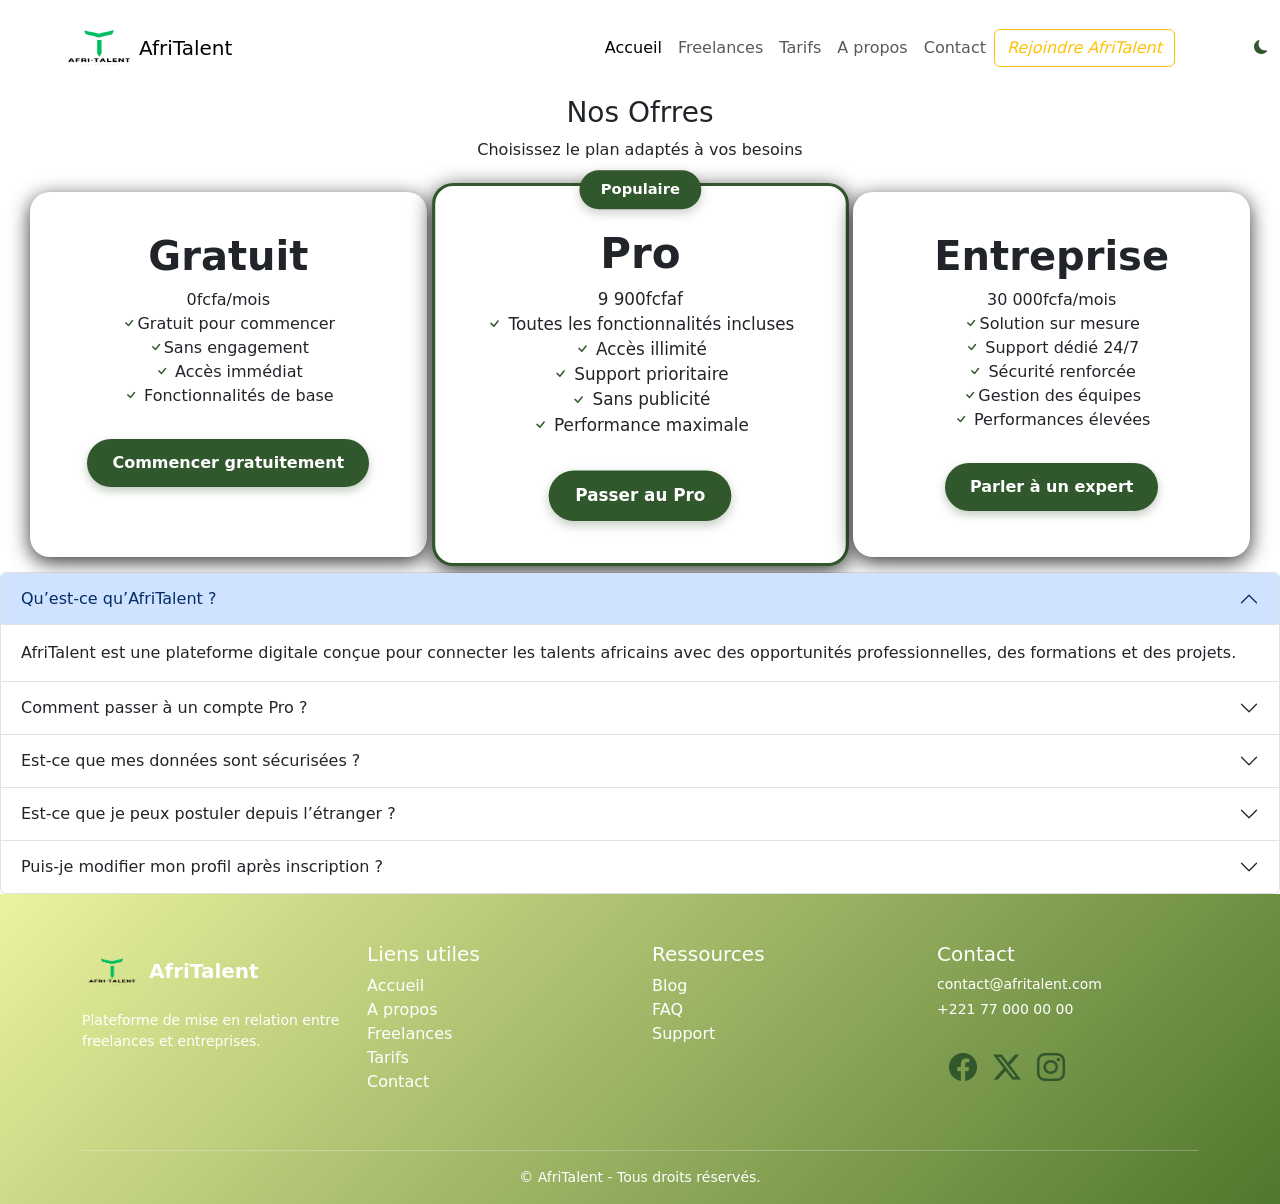
<file: Tarifs.html>
<!DOCTYPE html>
<html lang="en">
<head>
    <meta charset="UTF-8">
    <meta name="viewport" content="width=device-width, initial-scale=1.0">
    <title>Acceuil</title>
    <link rel="stylesheet" href="css/Style.css">
    <link rel="stylesheet" href="https://cdn.jsdelivr.net/npm/bootstrap@5.3.8/dist/css/bootstrap.min.css">
    <link rel="stylesheet" href="https://cdn.jsdelivr.net/npm/bootstrap-icons@1.11.0/font/bootstrap-icons.css">
    <link rel="stylesheet" href="https://cdnjs.cloudflare.com/ajax/libs/font-awesome/6.5.0/css/all.min.css">

</head>
<body>
  <nav class="navbar navbar-expand-lg navbar-white bg-white" position="fixed"> 
<div class="container"> 
   <img src="images/LOGO1.PNG" alt="" width="80px" height="auto">
<a class="navbar-brand" href="index.html">AfriTalent</a> 
<button class="navbar-toggler" type="button" 
data-bs-toggle="collapse" 
data-bs-target="#navMenu" 
aria-controls="navMenu" 
aria-expanded="false" 
aria-label="Toggle navigation"> 
<span class="navbar-toggler-icon"></span> 
</button> 
<div class="collapse navbar-collapse" id="navMenu"> 
<ul class="navbar-nav ms-auto"> 
<li class="nav-item"><a class="nav-link active" 
href="index.html">Accueil</a></li> 
<li class="nav-item"><a class="nav-link" 
href="freelances.html">Freelances</a></li> 
<li class="nav-item"><a class="nav-link" 
href="Tarifs.html">Tarifs</a></li> 
<li class="nav-item"><a class="nav-link" href="About.html">A 
propos</a></li> 
<li class="nav-item"><a class="nav-link" 
href="contacts.html">Contact</a></li> 
</ul> 
<a href="contacts.html" class="btn btn-outline-warning" > <i>Rejoindre AfriTalent</i></a>
</div> 
</div> 
 <button id="themeToggle" class="btn btn-sm theme-btn ms-2">
    <i class="bi bi-moon-fill"></i>
</button>
</nav>
<!-- 3 plantalifaires -->
 <section class="sectiontarifs">
  <div class="container3">
<div class="TEXTECENTRE">
  <h3>Nos Ofrres</h3>
  <p>Choisissez le plan adaptés à vos besoins</p>
  <div class="displayflex">
  <div class="princincard">
    <div>
    <h1><strong> Gratuit</strong></h1>
    <span class="chiffres">0fcfa/mois</span>
    </div>
    <p> <i class="bi bi-check"></i>Gratuit pour commencer <br>
 <i class="bi bi-check"></i>Sans engagement <br>
<i class="bi bi-check"></i> Accès immédiat <br>
<i class="bi bi-check"></i> Fonctionnalités de base <br></p>
<a href="#" class="lien">Commencer gratuitement</a>
  </div>
  <div class="princincard" id="avant">
    <div>
      <span class="bandgepopulaire">Populaire</span>
    <h1> <strong>Pro</strong></h1>
    <span class="chiffres">9 900fcfaf</span>
    </div>
    <p><i class="bi bi-check"></i> Toutes les fonctionnalités incluses <br>
<i class="bi bi-check"></i> Accès illimité <br>
<i class="bi bi-check"></i> Support prioritaire <br>
<i class="bi bi-check"></i> Sans publicité <br>
<i class="bi bi-check"></i> Performance maximale <br></p>
<a href="#" class="lien"> Passer au Pro</a>
  </div>
    <div class="princincard">
      <div >
    <h1> <strong>Entreprise</strong></h1>
    <span class="chiffres">30 000fcfa/mois</span>
      </div>
    <p> <i></i> <i class="bi bi-check"></i>Solution sur mesure <br>
<i class="bi bi-check"></i> Support dédié 24/7 <br>
<i class="bi bi-check"></i> Sécurité renforcée <br>
<i class="bi bi-check"></i>Gestion des équipes <br>
<i class="bi bi-check"></i> Performances élevées <br></p>
<a href="#" class="lien"> Parler à un expert</a>
</div>
  </div>
</div>
</div>
</section>
<!-- faq en accordion -->
 <div class="accordion" id="faqAccordion">
  <!-- Question 1 -->
  <div class="accordion-item">
    <h2 class="accordion-header">
      <button class="accordion-button" type="button"
        data-bs-toggle="collapse"
        data-bs-target="#collapseOne">
        Qu’est-ce qu’AfriTalent ?
      </button>
    </h2>
    <div id="collapseOne" class="accordion-collapse collapse show"
      data-bs-parent="#faqAccordion">
      <div class="accordion-body">
        AfriTalent est une plateforme digitale conçue pour connecter les talents africains avec des opportunités professionnelles, des formations et des projets.
      </div>
    </div>
  </div>
  <!-- Question 2 -->
  <div class="accordion-item">
    <h2 class="accordion-header">
      <button class="accordion-button collapsed" type="button"
        data-bs-toggle="collapse"
        data-bs-target="#collapseTwo">
        Comment passer à un compte Pro ?
      </button>
    </h2>
    <div id="collapseTwo" class="accordion-collapse collapse"
      data-bs-parent="#faqAccordion">
      <div class="accordion-body">
        Pour passer à un compte Pro, allez dans la section des tarifs, choisissez le plan Pro et suivez les instructions de paiement.
      </div>
    </div>
  </div>
  <!-- Question 3 -->
  <div class="accordion-item">
    <h2 class="accordion-header">
      <button class="accordion-button collapsed" type="button"
        data-bs-toggle="collapse"
        data-bs-target="#collapseThree">
        Est-ce que mes données sont sécurisées ?
      </button>
    </h2>
    <div id="collapseThree" class="accordion-collapse collapse"
      data-bs-parent="#faqAccordion">
      <div class="accordion-body">
        Oui, la sécurité des données est une priorité pour AfriTalent.
      </div>
    </div>
  </div>
  <!-- Question 4 -->
  <div class="accordion-item">
    <h2 class="accordion-header">
      <button class="accordion-button collapsed" type="button"
        data-bs-toggle="collapse"
        data-bs-target="#collapseFour">
        Est-ce que je peux postuler depuis l’étranger ?
      </button>
    </h2>
    <div id="collapseFour" class="accordion-collapse collapse"
      data-bs-parent="#faqAccordion">
      <div class="accordion-body">
        Oui, AfriTalent permet de postuler à des offres accessibles à distance ou internationales.
      </div>
    </div>
  </div>
  <!-- Question 5 -->
  <div class="accordion-item">
    <h2 class="accordion-header">
      <button class="accordion-button collapsed" type="button"
        data-bs-toggle="collapse"
        data-bs-target="#collapseFive">
        Puis-je modifier mon profil après inscription ?
      </button>
    </h2>
    <div id="collapseFive" class="accordion-collapse collapse"
      data-bs-parent="#faqAccordion">
      <div class="accordion-body">
        Oui, vous pouvez modifier votre profil à tout moment afin d'ajouter de nouvelles compétences et expériences.
      </div>
    </div>
  </div>
</div>
<!-- footer -->

       <footer class="footer-afri pt-5 pb-3">
  <div class="container">
    <div class="row">

      <!-- AfriTalent -->
      <div class="col-md-3 mb-4">
        <h5 class="fw-bold">
        <img src="images/LOGO1.PNG" alt="" width="60px">
          AfriTalent
        </h5>

        <p class="small">
          Plateforme de mise en relation entre freelances et entreprises.
        </p>
      </div>

      <!-- Liens utiles -->
      <div class="col-md-3 mb-4">
        <h5>Liens utiles</h5> 
        <ul class="list-unstyled">
          <li><a href="index.html" class="text-white text-decoration-none">Accueil</a></li>
          <li><a href="About.html" class="text-white text-decoration-none">A propos</a></li>
          <li><a href="freelances.html" class="text-white text-decoration-none">Freelances</a></li>
          <li><a href="Tarifs.html" class="text-white text-decoration-none">Tarifs</a></li>
          <li><a href="contacts.html" class="text-white text-decoration-none">Contact</a></li>
        </ul>
      </div>

      <!-- Ressources -->
      <div class="col-md-3 mb-4">
        <h5>Ressources</h5>
        <ul class="list-unstyled">
          <li><a href="#" class="text-white text-decoration-none">Blog</a></li>
          <li><a href="#" class="text-white text-decoration-none">FAQ</a></li>
          <li><a href="#" class="text-white text-decoration-none">Support</a></li>
        </ul>
      </div>

      <!-- Contact -->
      <div class="col-md-3 mb-4">
        <h5>Contact</h5>
        <p class="small mb-1">contact@afritalent.com</p>
        <p class="small">+221 77 000 00 00</p>
        <div class="d-flex gap-3 fs-3" >
          <a href="https://facebook.com"><i class="bi bi-facebook"></i></a>
         <a href="https://twitter.com"> <i class="bi bi-twitter-x"></i></a>
          <a href="https://instagram.com"><i class="bi bi-instagram"></i></a>
        </div>
      </div>
    </div>
    <hr>  
    <!-- Copyright -->
    <div class="text-center small">
      © <span id="year"></span> AfriTalent - Tous droits réservés.
    </div>

  </div>
</footer>
<button id="topBtn">↑</button>
  <script src="https://cdn.jsdelivr.net/npm/bootstrap@5.3.8/dist/js/bootstrap.bundle.min.js"></script>  
  <script src="js/main.js"></script>
</body>
</html>
</file>
<file: css/Style.css>
@import url('https://fonts.googleapis.com/css2?family=Poppins:wght@300;400;600&display=swap');
@import url('https://fonts.googleapis.com/css2?family=Montserrat:ital,wght@0,100..900;1,100..900&display=swap');

/* pour les couleurs */
:root {
    --primary-color: #31572c;
    --secondary-color: #4f772d;
    --body: #ecf39e;
    --text: #4f772d;
    --button: #4f772d;
    --paragraph: black;
    --titre: #132a13;
    --text1: white;
    /* espacements */
    --border-radius-images: 30px;
    --border-radius-images: 12px;
    --width: 350px;
    --padding: 40px;
    --border-radius: 10px;
    --navbar-height: 100px;
    /* police */
    --police-titre: 'Montserrat', sans-serif;
    --police-paragraph: 'Sora', sans-serif;
    --h3: 'Sora', sans-serif;
}
/* **Reset */
--reset {
    margin: 0;
    padding: 0;
}
* {
    margin: 0;
}
.navbar{
    position: fixed;
    top: 0;
    left: 0;
    width: 100%;
    z-index: 1000;
}
body {
    margin-top: var(--navbar-height);
    background: var(--body);
}
/* hero */
.hero1 {
    justify-content: space-between;
    display: flex;
}
/* la balisep */
.text {
    font-family: var(--police-titre);
}
.text strong {
    color: var(--primary-color);
}
/* button */
.btn1 {
    display: inline-block;
    margin-top: 30px;
    padding: 14px 30px;
    background: var(--secondary-color);
    color: var(--paragraph);
    text-decoration: none;
    border-radius: var(--border-radius);
    font-size: 18px;
    transition: 0.3s;
    margin: 1em 1em 1em;
}
.btn btn-outline-warning {
    margin: 1em 1em 1em;
}
.enrangement {
    display: flex;
    gap: 25px;
}
.enrangementun {
    position: relative;
    bottom: 200px;
    padding: 12px;
}
.enrangementun h2 {
    color: var(--secondary-color);

}
.enrangementun h2 i {
    color: var(--paragraph);
    font-family: var(--police-titre);
}
.enrangementun h3 {
    color: #4f772d;
    font-family: var(--h3);
}
/* images */
.imagesdebut:before {
    height: 550px;
    border-radius: 40px;
}
.heroimage {
    overflow: hidden;
    width: 500px;
    border-radius: 140px;
    transform: rotate(5deg);
    background: #31572c;
    transition: 0.5s
}
.heroimage img {
    transition: 0.4s;
    height: 550px;
    width: 100%;
    object-fit: cover;
    display: block;
    padding: 12px 12px 12px 12px;
}
.heroimage:hover img {
    transform: rotate(9deg);
}
/* comment ça marche */
.textcentre {
    text-align: center;
    bottom: 12px;
}
.textcentre h1 {
    font-family: var(--police-titre);
}
.container1 {
    display: grid;
    grid-template-columns: repeat(4, 1fr);
    grid-auto-rows: 150px;

}
.deco1 {
    grid-column: span 1;
    grid-row: span 2;
    grid-row: 1/3;
    border-radius: 12px;
    background: #132a13;
    color: var(--text1);
    box-shadow: #132a13;
    text-align: center;
    margin: 12px;
}
.deco2 {
    grid-column: span 3;
    background: #40633c;
    border-radius: 12px;
    color: var(--text1);
    text-align: center;
    margin: 12px;
}
.deco3 {
    grid-column: span 3;
    border-radius: 12px;
    background: var(--secondary-color);
    color: var(--text1);
    text-align: center;
    margin: 12px;
}
.deco4 {
    grid-row: span 2;
    grid-row: 1/3;
    border-radius: 12px;
    grid-column: -span 2;
    border-radius: 12px;
    background: #31572c;
    color: var(--text1);
    text-align: center;
    margin: 12px;
}
.deco4 span {
    left: 12px;
}
.deco4 p {
    width: 300px;
    height: 150px;
}
/* categories de services */
.nosservices {
    text-align: center;
}
.noir {
    color: black;
}
.nosservices h1 {
    font-family: var(--police-paragraph);
}
.nosservices h3 {
    font-family: var(--police-titre);
    color: white;
}
.hover p {
    color: white;
}
.categories {
    display: grid;
    grid-template-columns: repeat(auto-fit, minmax(260px, 1fr));
    gap: 25px;
}
.categories1 {
    display: grid;
    grid-template-columns: repeat(auto-fit, minmax(260px, 1fr));
    gap: 25px;
}
.categories i {
    font-size: 40px;
    color: white;
    margin-bottom: 20px;
}
.categories1 i {
    font-size: 40px;
    color: white;
    margin-bottom: 20px;
}
.hover {
    background: white;
    padding: 25px 25px;
    border-radius: 20px;
    text-align: center;
    transform: 0.4s;
    box-shadow: 0 5px 20px rgba(0, 0, 0, 0.8);
    cursor: pointer;
    margin: 12px;
    background-color: var(--secondary-color);
}
.hover:hover {
    transform: translate(-10px) scale(1.03);
    box-shadow: 0 20px 40px rgba(22, 163, 74, 0.25);
    background: #40633c;
}
/* temoignages */
.montemoin h2 {
    font-family: var(--police-paragraph);
}
.montemoin h1 {
    font-family: var(--police-titre);
}
/* section appel a l'action */
.appel {
    display: flex;
    justify-content: space-between;
    background: #40633c;
    color: white;
}
.appel p {
    font-family: 'Sora';
}
.appel h3 {
    font-family: 'Montserrat';
}
.appel a {
    margin-top: 23px;
}
/* footer */
.footer-afri {
    background: linear-gradient(135deg, #ecf39e, #4f772d);
    color: white;
    border-top: 3px solid, #4f772d;
}
.d-flex a {
    color: white;
    transition: 0.3s;
}
.d-flex a:hover {
    color: #d8f3dc;
}
.d-flex {
    padding: 12px;
}
/* contact */
/* forulaires */
.formulaire {
    display: flex;
    gap: 50px;
}
/* contact */
* {
    margin: 0;
    padding: 0;
    box-sizing: border-box;
}
.contactsection {
    padding: 80px 10px;
}
.container2 h2 {
    font-family: var(--police-titre);
}
.infocard h3 {
    font-family: var(--police-paragraph);
}
.container2 {
    display: grid;
    grid-template-columns: 1fr 2fr;
    gap: 40px;
}
.contactinfo {
    background: var(--primary-color);
    color: white;
    padding: 30px;
    border-radius: 15px;
    height: 30em;
}
#contactform {
    background: white;
    padding: 30px;
    border-radius: 15px;
    box-shadow: 0 5px 20px rgba(0, 0, 0, 0.1);
}
input,
select,
textarea {
    width: 100%;
    padding: 15px;
    border: 1px solid #4f772d;
    border-radius: 10px;
    outline: none;
    font-size: 16px;
    padding: 12px;
}
button:hover {
    background: var(--primary-color);
}
button {
    width: 100%;
    padding: 15px;
    border: none;
    background: var(--button);
    color: white;
    font-size: 16px;
    border-radius: 10px;
    cursor: pointer;
    transition: 0.03s;
}
.mapcontainer {
    margin-top: 50px;
}
.mapcontainer iframe {
    width: 310%;
    height: 100%;
    border: none;
    border-radius: 15px;
}
/* tarif */
.lien {
    display: inline-block;
    background: #31572c;
    color: white;
    padding: 12px 25px;
    border-radius: 50px;
    text-decoration: none;
    font-weight: bold;
    margin-top: 15px;
    transition: all 0.3s ease;
    box-shadow: 0 4px 10px rgba(49, 87, 44, 0.3);
}
.lien:hover {
    background: #4f772d;
    transform: translateY(-3px);
    box-shadow: 0 8px 15px rgba(49, 87, 44, 0.4)
}
.bandgepopulaire {
    position: absolute;
    top: -15px;
    left: 50%;
    transform: translateX(-50%);
    background: #31572c;
    color: white;
    padding: 8px 20px;
    border-radius: 50px;
    font-size: 14px;
    font-weight: bold;
    box-shadow: 0 4px 10px rgba(0, 0, 0, 0.2);
}
#avant {
    position: relative;
    border: 3px solid #31572c;
    transform: scale(1.05)
}
.princincard {
    background: #fff;
    border-radius: 20px;
    padding: 40px 30px;
    text-align: center;
    box-shadow: 0 5px 20px rgba(0, 0, 0, 0.8);
    position: relative;
    transition: 0.4s;
    height: 100%;
}
.displayflex {
    display: grid;
    grid-template-columns: 3fr 3fr 3fr;
    gap: 15px;
    margin: 30px;
    margin-bottom: 15px;
}
.princincard:hover {
    transform: translateY(-10px);
}
.TEXTECENTRE {
    text-align: center;
}
/* freelance */
.allignement {
    display: grid;
    grid-template-columns: repeat(3, 1fr);
    gap: 20px;
    padding: 20px;
}
/* ABOUT */
/* notrehistoire */
.equipe .card,
.valeurs .card{
    border: none;
    border-radius: 15px;
    box-shadow: 0 5px 15px rgba(0,0,0,0.1);
    transition: .3s;
}
.equipe .card:hover,
.valeurs .card:hover{
    transform: translateY(-8px);
}
.bi{
    color: #31572c;
}
h2{
    color: #31572c;
    font-weight: bold;
}
/* freelance */
.filters {
    text-align: center;
     font-family: var(--police-titre);
}
.filters button {
    border: 2px solid var(--tertiary);
    margin: 5px;
    border-radius: 30px;
    cursor: pointer;
    font-size: 16px;
}
/* l'autre equipe */
.profiles{
    height: 100%;
    border-radius: 15px;
    overflow: hidden;
    transition: 0.3s;
}
.profiles:hover{
    transform: translateY(-8px);
}
.profiles button{
        background-color: #31572c;
    color: white;
    border: none;
    border-radius: 30px
}
.profiles button:hover{
      background-color: #4f772d;
    color: white
}
/* iframe  TAILLE*/
.mapcontainer{
    width: 100%;
    margin-top: 30px;
}
.mapcontainer iframe{
    width: 100%;
    height: 250px;
    border: 0;
    border-radius: 10px;
}
/* commit5 */
/*  Responsivecontact*/
/* Tablettes */
@media (max-width: 992px){

    .heri{
        flex-direction: column;
        gap: 30px;
    }
    .contactinfo,
    .contactform,
    .mapcontainer{
        width: 100%;
    }
    .navbar .btn{
        margin-top: 15px;
        width: 100%;
    }
    .theme-btn{
        margin: 15px auto;
    }
}
/* Téléphones */
@media (max-width:768px){

    .container2{
        width: 100%;
        padding: 20px;
    }
    .heri{
        display: flex;
        flex-direction: column;
        gap: 25px;
    }
    .contactinfo,
    .contactform,
    .mapcontainer{
        width: 100%;
    }
    .contactform input,
    .contactform textarea,
    .contactform select,
    .contactform button{
        width: 100%;
    }
    .mapcontainer iframe{
        width: 100%;
        height: 300px;
    }
    .footer-afri{
        text-align: center;
    }

    .footer-afri .d-flex{
        justify-content: center;
    }
    .navbar-brand{
        font-size: 22px;
    }
    .navbar img{
        width: 60px;
    }
    #topBtn{
        width: 40px;
        height: 40px;
        right: 15px;
        bottom: 15px;
    }
}
/* Petits téléphones */
@media (max-width:480px){
    h1{
        font-size: 28px;
    }
    h2{
        font-size: 24px;
    }
    h3{
        font-size: 20px;
    }
    .contactinfo,
    .contactform{
        padding: 20px;
    }
    .footer-afri{
        padding: 30px 15px;
    }
}
/* telephone */
/* INDEX RESPONSIVE */
/* TABLETTE (768px à 991px) */
@media (max-width: 991px) {
    .hero1{
        display: flex;
        flex-direction: column;
        text-align: center;
        gap: 30px;
    }
    .heroimage img{
        width: 90%;
        max-width: 500px;
    }
    .text h1{
        font-size: 2.5rem;
    }
    .text h2{
        font-size: 1.2rem;
    }
    .enrangement{
        display: flex;
        flex-wrap: wrap;
        justify-content: center;
        gap: 20px;
    }
    .container1,
    .categories,
    .categories1{
        display: flex;
        flex-wrap: wrap;
        justify-content: center;
        gap: 20px;
    }
    .container1 > div,
    .categories > div,
    .categories1 > div{
        width: 45%;
    }
    .appel{
        flex-direction: column;
        text-align: center;
        gap: 20px;
    }
    .footer-afri .row{
        text-align: center;
    }
}
/* TELEPHONE (moins de 768px) */
@media (max-width: 767px){

    .navbar-brand{
        font-size: 1.2rem;
    }
    .hero{
        padding: 30px 15px;
    }
    .hero1{
        display:flex;
        flex-direction:column;
        align-items:center;
        text-align:center;
    }
    .heroimage img{
        width:100%;
        max-width:320px;
    }
    .text h1{
        font-size:2rem;
    }
    .text h2{
        font-size:1rem;
    }
    .btn1,
    .btn-outline-warning{
        display:block;
        width:100%;
        margin:10px 0;
    }
    .enrangement{
        display:flex;
        flex-direction:column;
        gap:20px;
        align-items:center;
    }
    .container1{
        display:flex;
        flex-direction:column;
        gap:20px;
    }

    .container1 > div{
        width:100%;
    }

    .categories,
    .categories1{
        display:flex;
        flex-direction:column;
        gap:20px;
    }

    .categories > div,
    .categories1 > div{
        width:100%;
    }

    .carousel-caption h5{
        font-size:18px;
    }

    .carousel-caption h3{
        font-size:15px;
    }

    .carousel-caption p{
        font-size:13px;
    }
    .appel{
        display:flex;
        flex-direction:column;
        text-align:center;
        padding:20px;
    }
    .footer-afri{
        text-align:center;
    }
    .footer-afri .d-flex{
        justify-content:center;
    }
    #topBtn{
        right:15px;
        bottom:15px;
    }
}
/* TARIFS */
/* ============================
   TABLETTE (991px et moins)
=============================*/
@media screen and (max-width:991px){

    .displayflex{
        display:flex;
        flex-wrap:wrap;
        justify-content:center;
        gap:25px;
    }

    .princincard{
        width:45%;
        margin-bottom:20px;
    }

    #avant{
        transform:none;
    }

    .accordion{
        width:90%;
        margin:40px auto;
    }

    .footer-afri{
        text-align:center;
    }

    .footer-afri .d-flex{
        justify-content:center;
    }

}

/* TELEPHONE (767px et moins)*/
@media screen and (max-width:767px){
    .container3{
        padding:20px;
    }
    .TEXTECENTRE h3{
        font-size:30px;
    }
    .TEXTECENTRE p{
        font-size:16px;
    }
    .displayflex{
        display:flex;
        flex-direction:column;
        align-items:center;
        gap:20px;
    }
    .princincard{
        width:100%;
        max-width:350px;
    }
    #avant{
        transform:none;
    }
    .princincard h1{
        font-size:28px;
    }
    .chiffres{
        font-size:22px;
    }
    .lien{
        display:block;
        width:100%;
        text-align:center;
    }
    .accordion{
        width:95%;
        margin:30px auto;
    }
    .accordion-button{
        font-size:15px;
    }
    .accordion-body{
        font-size:14px;
    }
    .footer-afri{
        text-align:center;
    }
    .footer-afri .row{
        row-gap:20px;
    }
    .footer-afri .d-flex{
        justify-content:center;
    }
    #topBtn{
        right:15px;
        bottom:15px;
    }
    .navbar-brand{
        font-size:22px;
    }
    #themeToggle{
        margin:10px;
    }
}
/* commit6 */
/* Bouton theme */
.theme-btn{
    width: 38px;
    height: 38px;
    border-radius: 50%;
    background: #31572c;
    color: white;
    border: none;
    display: flex;
    align-items: center;
    justify-content: center;
    transition: 0.3s;
}

.theme-btn:hover{
    background: #4f772d;
    transform: scale(1.1);
}

/* MODE SOMBRE */
.dark-mode{
    background: #121212;
    color: white;
}

.dark-mode .navbar{
    background: #1e1e1e !important;
}

.dark-mode .contactinfo,
.dark-mode #contactform,
.dark-mode .princincard,
.dark-mode .profiles,
.dark-mode .hover{
    background: #222 !important;
    color: white;
}

.dark-mode input,
.dark-mode textarea,
.dark-mode select{
    background: #333;
    color: white;
    border: 1px solid #555;
}

.dark-mode .footer-afri{
    background: #111 !important;
}

.dark-mode a,
.dark-mode p,
.dark-mode h1,
.dark-mode h2,
.dark-mode h3,
.dark-mode h4,
.dark-mode h5{
    color: white;
}
 #topBtn{
    position: fixed;
    bottom: 20px;
    right: 20px;
    width: 45px;
    height: 45px;
    border: none;
    border-radius: 50%;
    cursor: pointer;
    font-size: 20px;
    display: none;
    z-index: 1000;
    transition: 0.3s;
}
.dark-mode .card{
    background: #222;
    color: white;
    border: 1px solid #444;
}
.dark-mode .card p,
.dark-mode .card h5{
    color: white;
}
/* commit7 */
/* pour mon section fade section */
.fade-section{
    opacity: 0;
    transform: translateY(50px);
    transition: opacity 0.8s ease, transform 0.8s ease;
}
.fade-section.show{
    opacity: 1;
    transform: translateY(0);
}
/* commit9 */
</file>
